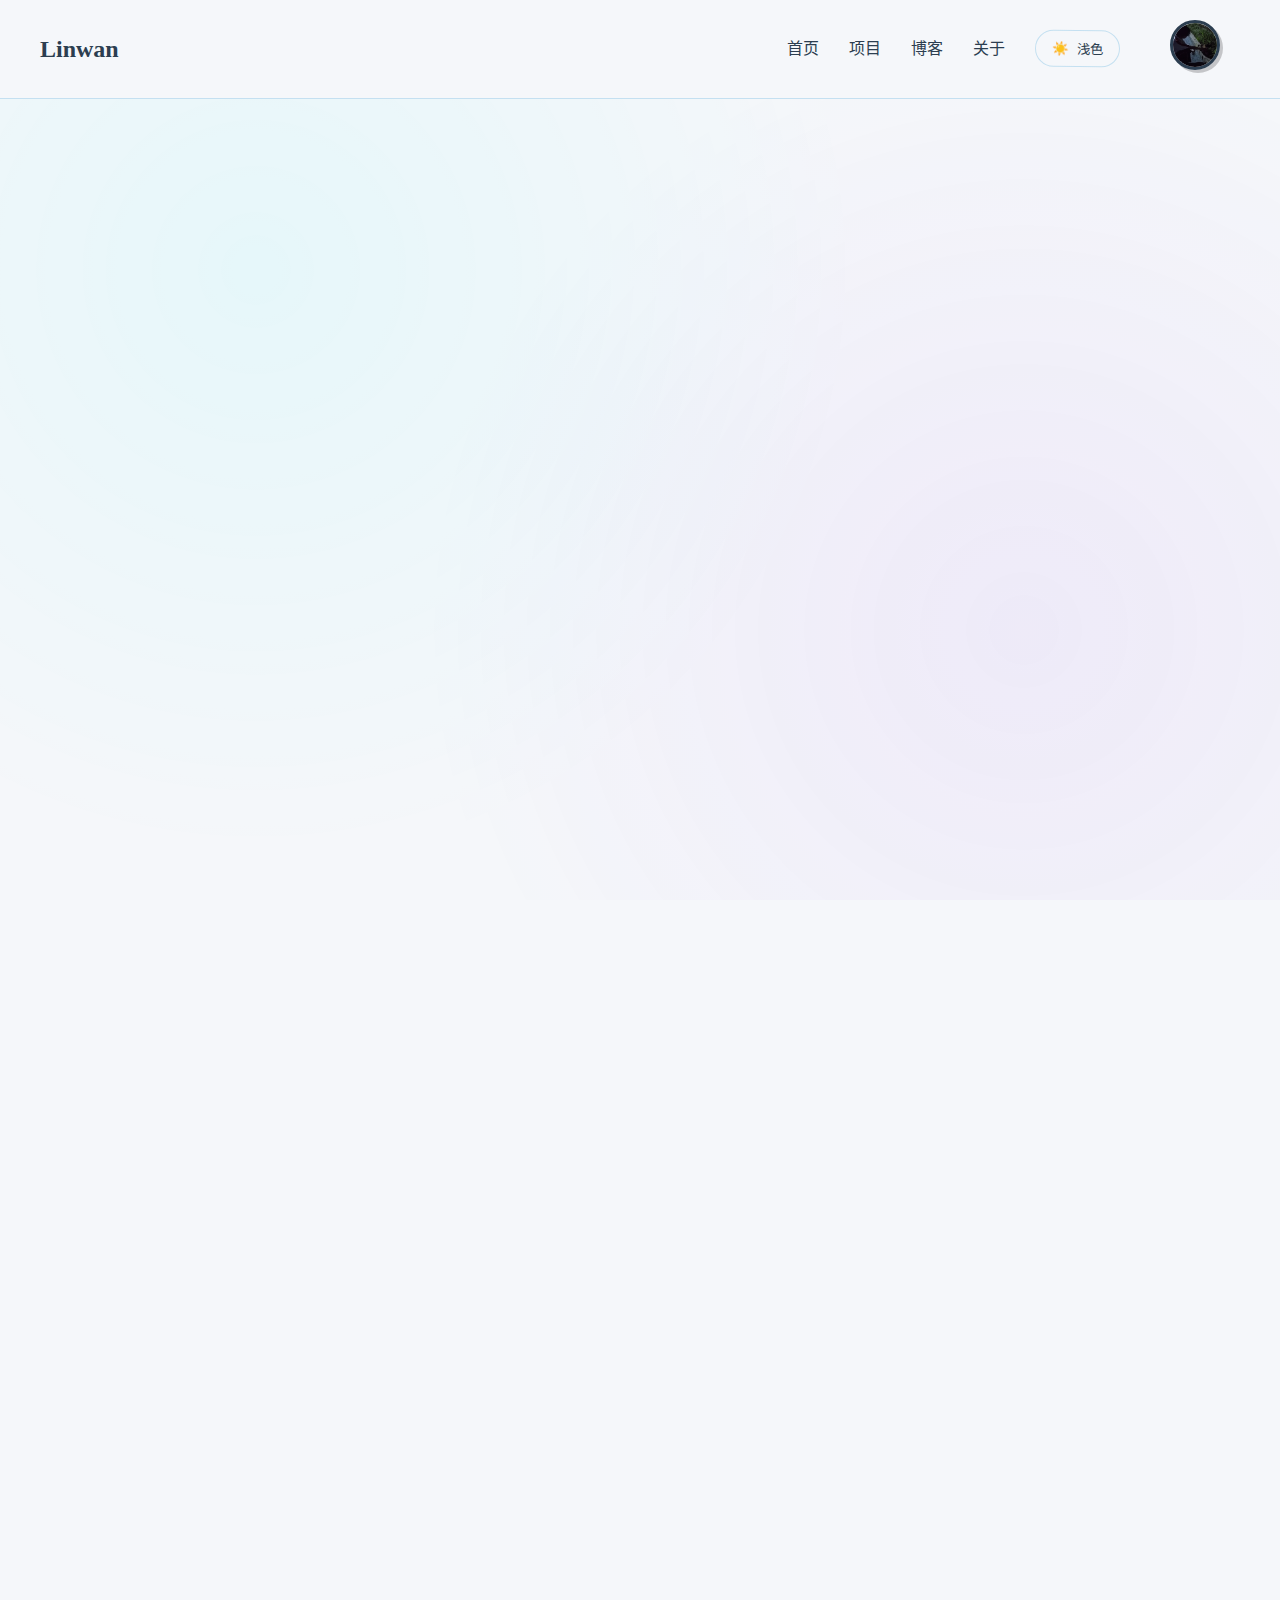
<file: blog/index.html>
<!DOCTYPE html>
<html lang="zh-CN">
<head>
    <meta charset="UTF-8">
    <meta name="viewport" content="width=device-width, initial-scale=1.0">
    <title>Linwan's Blog</title>
    <meta http-equiv="refresh" content="0; url=pages/index.html">
    <style>
        * {
            margin: 0;
            padding: 0;
            box-sizing: border-box;
        }

        body {
            font-family: "Helvetica Neue", Helvetica, Arial, "PingFang SC", "Hiragino Sans GB", "Microsoft YaHei", sans-serif;
            background: linear-gradient(135deg, #667eea 0%, #764ba2 100%);
            height: 100vh;
            display: flex;
            justify-content: center;
            align-items: center;
            color: white;
        }

        .loading {
            text-align: center;
        }

        .loading h1 {
            font-size: 2rem;
            margin-bottom: 1rem;
        }

        .loading p {
            font-size: 1rem;
            opacity: 0.9;
        }

        .spinner {
            width: 50px;
            height: 50px;
            border: 3px solid rgba(255, 255, 255, 0.3);
            border-top-color: white;
            border-radius: 50%;
            margin: 20px auto;
            animation: spin 1s linear infinite;
        }

        @keyframes spin {
            to { transform: rotate(360deg); }
        }

        .manual-link {
            margin-top: 20px;
        }

        .manual-link a {
            color: white;
            text-decoration: underline;
            opacity: 0.8;
        }

        .manual-link a:hover {
            opacity: 1;
        }
    </style>
</head>
<body>
    <div class="loading">
        <h1>欢迎来到 Linwan's Blog</h1>
        <div class="spinner"></div>
        <p>正在跳转到首页...</p>
        <div class="manual-link">
            <p>如果没有自动跳转，请<a href="pages/index.html">点击这里</a></p>
        </div>
    </div>
</body>
</html>
</file>
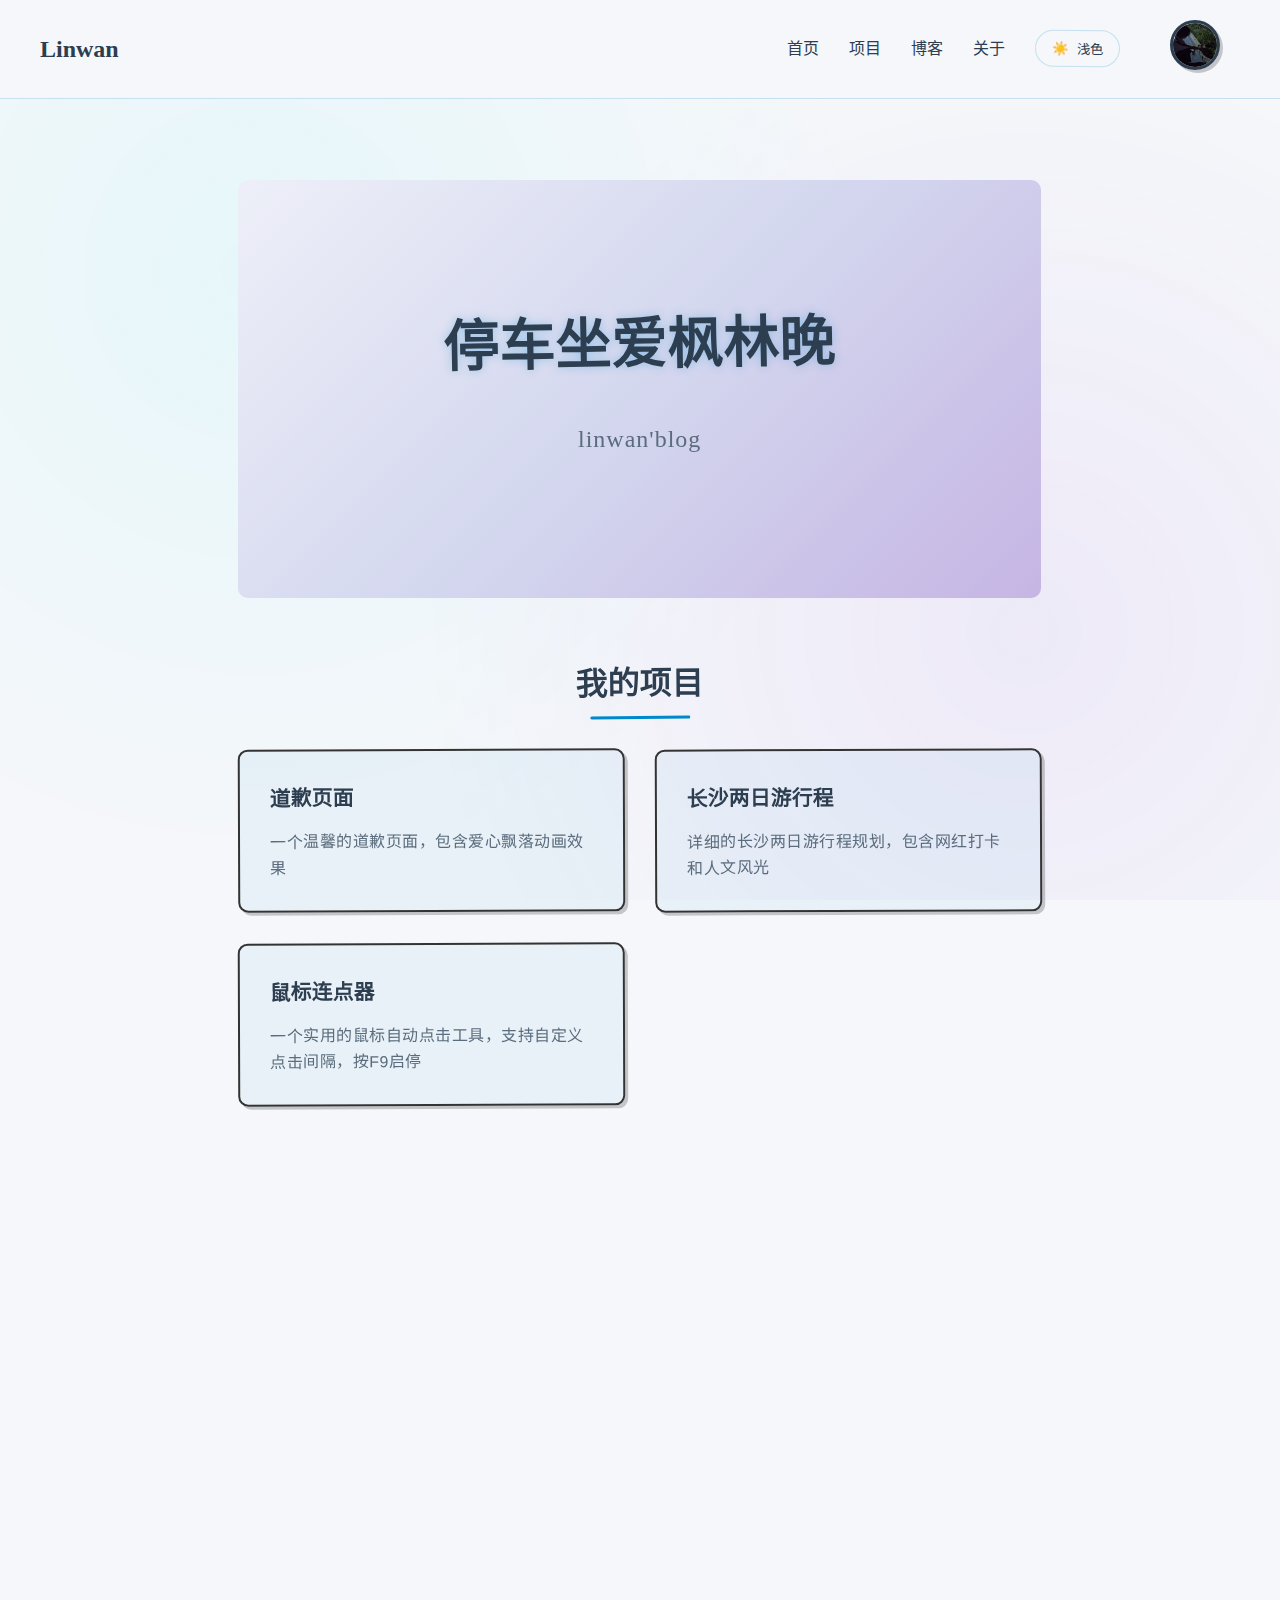
<file: blog/pages/index.html>
<!DOCTYPE html>
<html lang="zh-CN">
<head>
    <meta charset="UTF-8">
    <meta name="viewport" content="width=device-width, initial-scale=1.0">
    <title>个人首页</title>
    <!-- 预加载关键资源 -->
    <link rel="preload" href="../assets/css/styles.css" as="style">
    <link rel="preload" href="../assets/images/头像.png" as="image">
    <!-- 引入外部CSS文件 -->
    <link rel="stylesheet" href="../assets/css/styles.css">
    <!-- 异步加载Font Awesome图标 -->
    <link rel="stylesheet" href="https://cdn.jsdelivr.net/npm/font-awesome@4.7.0/css/font-awesome.min.css" media="print" onload="this.media='all'">
</head>
<body>
    <!-- 顶部导航栏 -->
    <nav class="navbar">
        <div class="nav-brand">Linwan</div>
        <button class="hamburger" id="hamburger" aria-label="切换菜单">
            <span></span>
            <span></span>
            <span></span>
        </button>
        <div class="nav-links" id="navLinks">
            <a href="#home">首页</a>
            <a href="#projects">项目</a>
            <a href="#blog">博客</a>
            <a href="#about">关于</a>
            <button class="theme-toggle" id="themeToggle">
                <span class="icon">🌙</span>
                <span class="text">深色</span>
            </button>
            <a href="profile.html" title="进入个人主页">
                <img src="../assets/images/头像.png" alt="个人头像" class="avatar">
            </a>
        </div>
    </nav>

    <!-- 科技风背景板 -->
    <div class="tech-background"></div>

    <div class="container">
        <!-- 座右铭模块 -->
        <div class="motto fade-in delay-1">
            <h1>停车坐爱枫林晚</h1>
            <p>linwan'blog</p>
        </div>

        <!-- 项目链接模块 -->
        <div class="projects fade-in delay-3">
            <h2>我的项目</h2>
            <div class="project-list">
                <div class="project-item">
                    <a href="原谅我.html">道歉页面</a>
                    <p>一个温馨的道歉页面，包含爱心飘落动画效果</p>
                </div>
                <div class="project-item">
                    <a href="长沙两天行程规划（最终版）.html">长沙两日游行程</a>
                    <p>详细的长沙两日游行程规划，包含网红打卡和人文风光</p>
                </div>
                <div class="project-item">
                    <a href="../apps/鼠标连点器/鼠标连点器.exe" download>鼠标连点器</a>
                    <p>一个实用的鼠标自动点击工具，支持自定义点击间隔，按F9启停</p>
                </div>
            </div>
        </div>

        <!-- 博客模块 -->
        <div class="blog fade-in delay-3">
            <h2>最新博客</h2>
            <div class="blog-list">
            </div>
        </div>

        <!-- 联系方式模块 -->
        <div class="contact fade-in delay-4">
            <h2>联系我</h2>
            <div class="contact-list">
                <a href="mailto:1793004324@qq.com" class="contact-item">
                    <i class="fa fa-envelope-o"></i>
                    <span>1793004324@qq.com</span>
                </a>
                <a href="https://github.com/linwanwanwa" target="_blank" class="contact-item">
                    <i class="fa fa-github"></i>
                    <span>GitHub</span>
                </a>
                <a href="https://weibo.com/your-name" target="_blank" class="contact-item">
                    <i class="fa fa-weibo"></i>
                    <span>微博</span>
                </a>
                <a href="tel:15327412390" class="contact-item">
                    <i class="fa fa-phone"></i>
                    <span>15327412390</span>
                </a>
            </div>
        </div>

        <!-- 页脚 -->
        <div class="footer fade-in delay-4">
            <p>© 2024 linwan. All rights reserved.</p>
        </div>
    </div>

    <!-- 日夜切换和滚动动画脚本 -->
    <script>
        // 汉堡菜单功能
        const hamburger = document.getElementById('hamburger');
        const navLinks = document.getElementById('navLinks');

        hamburger.addEventListener('click', () => {
            navLinks.classList.toggle('active');
        });

        // 点击导航链接后关闭菜单
        document.querySelectorAll('.nav-links a').forEach(link => {
            link.addEventListener('click', () => {
                navLinks.classList.remove('active');
            });
        });

        // 点击页面其他区域关闭菜单
        document.addEventListener('click', (e) => {
            if (!hamburger.contains(e.target) && !navLinks.contains(e.target)) {
                navLinks.classList.remove('active');
            }
        });

        // 日夜切换功能
        const themeToggle = document.getElementById('themeToggle');
        const themeIcon = themeToggle.querySelector('.icon');
        const themeText = themeToggle.querySelector('.text');

        // 检查本地存储的主题设置
        const savedTheme = localStorage.getItem('theme');
        
        // 自动检测系统主题偏好
        const prefersDarkScheme = window.matchMedia('(prefers-color-scheme: dark)');

        // 设置主题函数
        function setTheme(theme) {
            document.documentElement.setAttribute('data-theme', theme);
            localStorage.setItem('theme', theme);
            
            if (theme === 'light') {
                themeIcon.textContent = '☀️';
                themeText.textContent = '浅色';
            } else {
                themeIcon.textContent = '🌙';
                themeText.textContent = '深色';
            }
        }

        // 初始化主题
        function initTheme() {
            if (savedTheme) {
                setTheme(savedTheme);
            } else if (prefersDarkScheme.matches) {
                setTheme('dark');
            } else {
                setTheme('light');
            }
        }

        // 监听主题切换按钮点击
        themeToggle.addEventListener('click', () => {
            const currentTheme = document.documentElement.getAttribute('data-theme');
            const newTheme = currentTheme === 'light' ? 'dark' : 'light';
            setTheme(newTheme);
        });

        // 监听系统主题变化
        prefersDarkScheme.addEventListener('change', (e) => {
            if (!localStorage.getItem('theme')) {
                setTheme(e.matches ? 'dark' : 'light');
            }
        });

        // 初始化主题
        initTheme();

        // 使用Intersection Observer API优化滚动动画性能
        const observerOptions = {
            root: null,
            rootMargin: '0px',
            threshold: 0.1
        };

        const observer = new IntersectionObserver((entries) => {
            entries.forEach(entry => {
                if (entry.isIntersecting) {
                    entry.target.style.opacity = '1';
                    entry.target.style.transform = 'translateY(0)';
                    observer.unobserve(entry.target);
                }
            });
        }, observerOptions);

        // 为所有fade-in元素添加观察器
        document.querySelectorAll('.fade-in').forEach(element => {
            observer.observe(element);
        });
    </script>
</body>
</html>
</file>
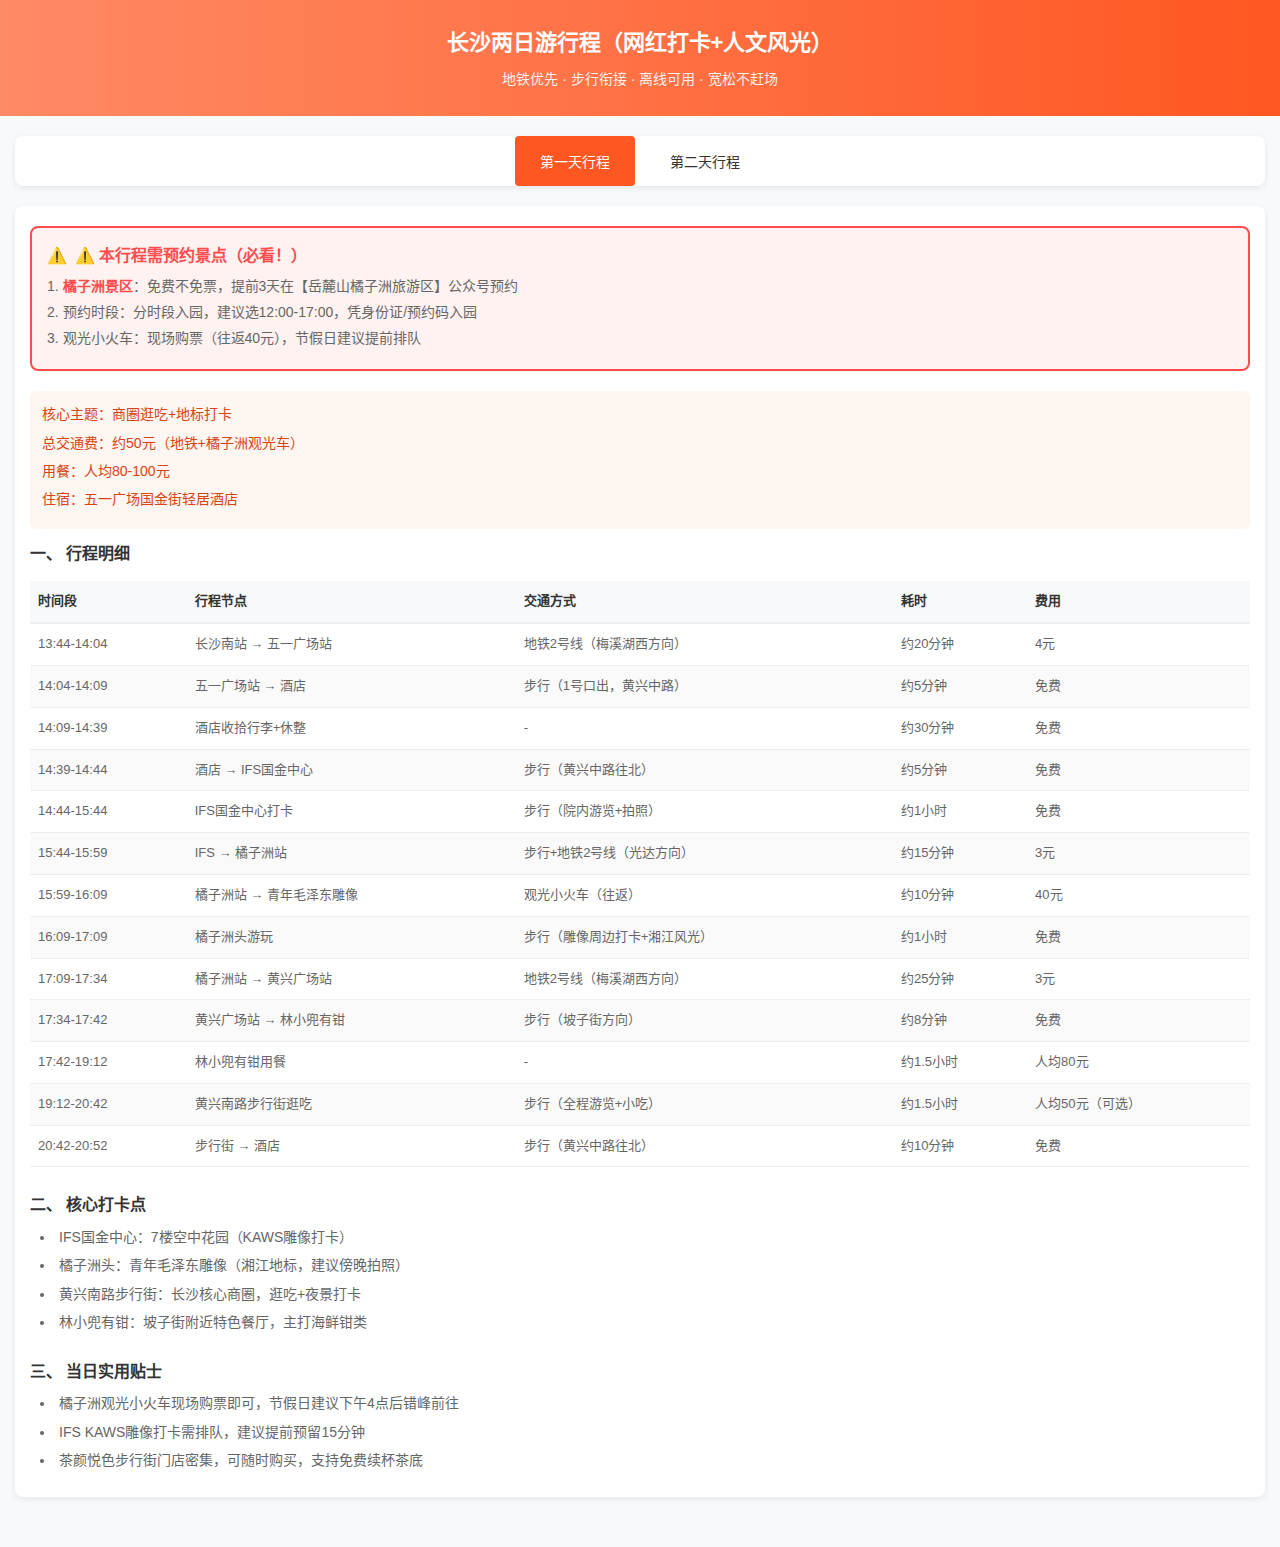
<file: changsha-trap.html>
<!DOCTYPE html>
<html lang="zh-CN">
<head>
    <meta charset="UTF-8">
    <meta name="viewport" content="width=device-width, initial-scale=1.0, user-scalable=no">
    <title>长沙两日游行程（单文件切换版）</title>
    <style>
        * {
            margin: 0;
            padding: 0;
            box-sizing: border-box;
            font-family: "PingFang SC", "Microsoft YaHei", sans-serif;
        }

        body {
            background-color: #f8f9fa;
            padding-bottom: 30px;
            line-height: 1.6;
        }

        /* 头部样式 */
        .header {
            background: linear-gradient(90deg, #ff8a65, #ff5722);
            color: #fff;
            padding: 25px 15px;
            text-align: center;
            margin-bottom: 20px;
        }

        .header h1 {
            font-size: 22px;
            margin-bottom: 8px;
        }

        .header p {
            font-size: 14px;
            opacity: 0.9;
        }

        /* 菜单栏样式（核心切换入口） */
        .menu-bar {
            background-color: #fff;
            border-radius: 8px;
            box-shadow: 0 2px 6px rgba(0,0,0,0.08);
            margin: 0 15px 20px;
            overflow: hidden;
        }

        .menu-list {
            display: flex;
            justify-content: center;
            gap: 10px;
            padding: 0 10px;
        }

        .menu-item {
            padding: 15px 25px;
            text-align: center;
            color: #333;
            text-decoration: none;
            font-size: 14px;
            font-weight: 500;
            border: none;
            background: transparent;
            cursor: pointer;
            border-radius: 4px;
            transition: all 0.3s ease;
        }

        .menu-item.active {
            color: #fff;
            background-color: #ff5722;
        }

        .menu-item:hover:not(.active) {
            background-color: #fef6f0;
            color: #ff5722;
        }

        /* 【醒目预约提醒卡片】核心高亮样式 */
        .reserve-alert {
            background-color: #fff2f0;
            border: 2px solid #ff4d4f;
            border-radius: 8px;
            padding: 15px;
            margin-bottom: 20px;
        }

        .reserve-alert h3 {
            color: #ff4d4f;
            font-size: 16px;
            margin-bottom: 8px;
            display: flex;
            align-items: center;
        }

        .reserve-alert h3::before {
            content: "⚠️";
            margin-right: 8px;
        }

        .reserve-alert p {
            color: #666;
            font-size: 14px;
            line-height: 1.5;
            margin-bottom: 5px;
        }

        .reserve-alert span {
            color: #ff4d4f;
            font-weight: 600;
        }

        /* 行程板块样式（核心：默认隐藏，仅激活的显示） */
        .trip-section {
            display: none; /* 所有行程板块默认隐藏 */
            background-color: #fff;
            border-radius: 8px;
            box-shadow: 0 2px 6px rgba(0,0,0,0.08);
            margin: 0 15px 20px;
            padding: 20px 15px;
        }

        .trip-section.active {
            display: block; /* 激活的板块显示 */
        }

        /* 通用子板块样式 */
        .sub-section {
            margin-bottom: 25px;
        }

        .sub-section:last-child {
            margin-bottom: 0;
        }

        .sub-section h2 {
            font-size: 18px;
            color: #ff5722;
            margin-bottom: 15px;
            padding-bottom: 8px;
            border-bottom: 1px solid #f5f5f5;
        }

        .sub-section h3 {
            font-size: 16px;
            color: #333;
            margin: 12px 0 8px;
        }

        .sub-section p, .sub-section li {
            font-size: 14px;
            color: #666;
            margin-bottom: 6px;
        }

        .sub-section ul {
            list-style-position: inside;
            margin-left: 10px;
        }

        /* 表格样式 */
        .table-wrap {
            width: 100%;
            overflow-x: auto;
            margin: 15px 0;
        }

        .trip-table {
            width: 100%;
            min-width: 600px;
            border-collapse: collapse;
            font-size: 13px;
        }

        .trip-table th {
            background-color: #f8f9fa;
            color: #333;
            font-weight: 600;
            padding: 10px 8px;
            text-align: left;
            border-bottom: 2px solid #eee;
        }

        .trip-table td {
            color: #666;
            padding: 10px 8px;
            border-bottom: 1px solid #eee;
        }

        .trip-table tr:nth-child(even) {
            background-color: #fafafa;
        }

        .highlight {
            color: #ff5722;
            font-weight: 500;
        }

        /* 行程总览卡片 */
        .overview-card {
            background-color: #fef6f0;
            border-radius: 6px;
            padding: 12px;
            margin: 10px 0;
        }

        .overview-card p {
            color: #d84315 !important;
        }
    </style>
</head>
<body>
    <!-- 头部 -->
    <div class="header">
        <h1>长沙两日游行程（网红打卡+人文风光）</h1>
        <p>地铁优先 · 步行衔接 · 离线可用 · 宽松不赶场</p>
    </div>

    <!-- 核心切换菜单栏 -->
    <div class="menu-bar">
        <div class="menu-list">
            <button class="menu-item active" data-target="day1-section">第一天行程</button>
            <button class="menu-item" data-target="day2-section">第二天行程</button>
        </div>
    </div>

    <!-- 第一天行程板块（默认激活显示） -->
    <div id="day1-section" class="trip-section active">
        <!-- 【醒目预约提醒】放在板块最顶部 -->
        <div class="reserve-alert">
            <h3>⚠️ 本行程需预约景点（必看！）</h3>
            <p>1. <span>橘子洲景区</span>：免费不免票，提前3天在【岳麓山橘子洲旅游区】公众号预约</p>
            <p>2. 预约时段：分时段入园，建议选12:00-17:00，凭身份证/预约码入园</p>
            <p>3. 观光小火车：现场购票（往返40元），节假日建议提前排队</p>
        </div>

        <div class="sub-section">
            <div class="overview-card">
                <p>核心主题：商圈逛吃+地标打卡</p>
                <p>总交通费：约50元（地铁+橘子洲观光车）</p>
                <p>用餐：人均80-100元</p>
                <p>住宿：五一广场国金街轻居酒店</p>
            </div>

            <h3>一、 行程明细</h3>
            <div class="table-wrap">
                <table class="trip-table">
                    <thead>
                        <tr>
                            <th>时间段</th>
                            <th>行程节点</th>
                            <th>交通方式</th>
                            <th>耗时</th>
                            <th>费用</th>
                        </tr>
                    </thead>
                    <tbody>
                        <tr>
                            <td>13:44-14:04</td>
                            <td>长沙南站 → 五一广场站</td>
                            <td>地铁2号线（梅溪湖西方向）</td>
                            <td class="highlight">约20分钟</td>
                            <td class="highlight">4元</td>
                        </tr>
                        <tr>
                            <td>14:04-14:09</td>
                            <td>五一广场站 → 酒店</td>
                            <td>步行（1号口出，黄兴中路）</td>
                            <td class="highlight">约5分钟</td>
                            <td class="highlight">免费</td>
                        </tr>
                        <tr>
                            <td>14:09-14:39</td>
                            <td>酒店收拾行李+休整</td>
                            <td>-</td>
                            <td class="highlight">约30分钟</td>
                            <td class="highlight">免费</td>
                        </tr>
                        <tr>
                            <td>14:39-14:44</td>
                            <td>酒店 → IFS国金中心</td>
                            <td>步行（黄兴中路往北）</td>
                            <td class="highlight">约5分钟</td>
                            <td class="highlight">免费</td>
                        </tr>
                        <tr>
                            <td>14:44-15:44</td>
                            <td>IFS国金中心打卡</td>
                            <td>步行（院内游览+拍照）</td>
                            <td class="highlight">约1小时</td>
                            <td class="highlight">免费</td>
                        </tr>
                        <tr>
                            <td>15:44-15:59</td>
                            <td>IFS → 橘子洲站</td>
                            <td>步行+地铁2号线（光达方向）</td>
                            <td class="highlight">约15分钟</td>
                            <td class="highlight">3元</td>
                        </tr>
                        <tr>
                            <td>15:59-16:09</td>
                            <td>橘子洲站 → 青年毛泽东雕像</td>
                            <td>观光小火车（往返）</td>
                            <td class="highlight">约10分钟</td>
                            <td class="highlight">40元</td>
                        </tr>
                        <tr>
                            <td>16:09-17:09</td>
                            <td>橘子洲头游玩</td>
                            <td>步行（雕像周边打卡+湘江风光）</td>
                            <td class="highlight">约1小时</td>
                            <td class="highlight">免费</td>
                        </tr>
                        <tr>
                            <td>17:09-17:34</td>
                            <td>橘子洲站 → 黄兴广场站</td>
                            <td>地铁2号线（梅溪湖西方向）</td>
                            <td class="highlight">约25分钟</td>
                            <td class="highlight">3元</td>
                        </tr>
                        <tr>
                            <td>17:34-17:42</td>
                            <td>黄兴广场站 → 林小兜有钳</td>
                            <td>步行（坡子街方向）</td>
                            <td class="highlight">约8分钟</td>
                            <td class="highlight">免费</td>
                        </tr>
                        <tr>
                            <td>17:42-19:12</td>
                            <td>林小兜有钳用餐</td>
                            <td>-</td>
                            <td class="highlight">约1.5小时</td>
                            <td class="highlight">人均80元</td>
                        </tr>
                        <tr>
                            <td>19:12-20:42</td>
                            <td>黄兴南路步行街逛吃</td>
                            <td>步行（全程游览+小吃）</td>
                            <td class="highlight">约1.5小时</td>
                            <td class="highlight">人均50元（可选）</td>
                        </tr>
                        <tr>
                            <td>20:42-20:52</td>
                            <td>步行街 → 酒店</td>
                            <td>步行（黄兴中路往北）</td>
                            <td class="highlight">约10分钟</td>
                            <td class="highlight">免费</td>
                        </tr>
                    </tbody>
                </table>
            </div>
        </div>

        <div class="sub-section">
            <h3>二、 核心打卡点</h3>
            <ul>
                <li>IFS国金中心：7楼空中花园（KAWS雕像打卡）</li>
                <li>橘子洲头：青年毛泽东雕像（湘江地标，建议傍晚拍照）</li>
                <li>黄兴南路步行街：长沙核心商圈，逛吃+夜景打卡</li>
                <li>林小兜有钳：坡子街附近特色餐厅，主打海鲜钳类</li>
            </ul>
        </div>

        <div class="sub-section">
            <h3>三、 当日实用贴士</h3>
            <ul>
                <li>橘子洲观光小火车现场购票即可，节假日建议下午4点后错峰前往</li>
                <li>IFS KAWS雕像打卡需排队，建议提前预留15分钟</li>
                <li>茶颜悦色步行街门店密集，可随时购买，支持免费续杯茶底</li>
            </ul>
        </div>
    </div>

    <!-- 第二天行程板块（默认隐藏） -->
    <div id="day2-section" class="trip-section">
        <!-- 【醒目预约提醒】放在板块最顶部 -->
        <div class="reserve-alert">
            <h3>⚠️ 本行程需预约景点（必看！）</h3>
            <p>1. <span>岳麓山景区</span>：免费不免票，提前3天在【岳麓山橘子洲旅游区】公众号预约</p>
            <p>2. <span>岳麓书院</span>：收费景点（40元/人），需单独在【岳麓书院】公众号预约购票</p>
            <p>3. 关键提醒：岳麓书院学生半价，老人免费，9点前到避开人流高峰</p>
        </div>

        <div class="sub-section">
            <div class="overview-card">
                <p>核心主题：岳麓山文化风光+老长沙网红/特色打卡</p>
                <p>总交通费：约25元（地铁+岳麓山观光车）</p>
                <p>用餐：人均80-100元（湖南大学小吃+火宫殿特色小吃）</p>
                <p>游玩时长：约9小时（上午9点出发，自由活动结束后返程）</p>
            </div>

            <h3>一、 行程明细</h3>
            <div class="table-wrap">
                <table class="trip-table">
                    <thead>
                        <tr>
                            <th>时间段</th>
                            <th>行程节点</th>
                            <th>交通方式</th>
                            <th>耗时</th>
                            <th>费用</th>
                        </tr>
                    </thead>
                    <tbody>
                        <tr>
                            <td>08:30-09:00</td>
                            <td>酒店 → 早餐店（太平街附近）</td>
                            <td>步行（黄兴中路往南，约6分钟）</td>
                            <td class="highlight">约30分钟（含用餐）</td>
                            <td class="highlight">人均10元</td>
                        </tr>
                        <tr>
                            <td>09:00-09:25</td>
                            <td>太平街 → 溁湾镇站（岳麓山入口）</td>
                            <td>地铁2号线（梅溪湖西方向）</td>
                            <td class="highlight">约25分钟</td>
                            <td class="highlight">3元</td>
                        </tr>
                        <tr>
                            <td>09:25-09:40</td>
                            <td>溁湾镇站 → 岳麓山东门（观光车起点）</td>
                            <td>步行（3号口出，往南约15分钟）</td>
                            <td class="highlight">约15分钟</td>
                            <td class="highlight">免费</td>
                        </tr>
                        <tr>
                            <td>09:40-10:00</td>
                            <td>岳麓山东门 → 岳麓书院/爱晚亭</td>
                            <td>岳麓山观光车（东线，单程）</td>
                            <td class="highlight">约20分钟</td>
                            <td class="highlight">20元</td>
                        </tr>
                        <tr>
                            <td>10:00-11:30</td>
                            <td>岳麓书院游玩（人文打卡）</td>
                            <td>步行（院内游览）</td>
                            <td class="highlight">约1.5小时</td>
                            <td class="highlight">40元（学生半价）</td>
                        </tr>
                        <tr>
                            <td>11:30-12:00</td>
                            <td>岳麓书院 → 爱晚亭</td>
                            <td>步行（书院后门林间小道）</td>
                            <td class="highlight">约30分钟</td>
                            <td class="highlight">免费</td>
                        </tr>
                        <tr>
                            <td>12:00-12:30</td>
                            <td>爱晚亭 → 湖南大学小吃街</td>
                            <td>步行（下山往南，约30分钟）</td>
                            <td class="highlight">约30分钟</td>
                            <td class="highlight">免费</td>
                        </tr>
                        <tr>
                            <td>12:30-14:00</td>
                            <td>湖南大学小吃街用餐+打卡</td>
                            <td>步行（逛吃+东方红广场打卡）</td>
                            <td class="highlight">约1.5小时</td>
                            <td class="highlight">人均60-80元</td>
                        </tr>
                        <tr>
                            <td>14:00-15:30</td>
                            <td>湖南大学 → 岳麓山南大门（风光打卡）</td>
                            <td>步行（登高路往南，老建筑打卡）</td>
                            <td class="highlight">约1.5小时</td>
                            <td class="highlight">免费</td>
                        </tr>
                        <tr>
                            <td>15:30-16:10</td>
                            <td>岳麓山南大门 → 潮宗街（复古电视网红墙）</td>
                            <td>打车（直达湘院子门口）</td>
                            <td class="highlight">约40分钟</td>
                            <td class="highlight">20元（人均5-10元）</td>
                        </tr>
                        <tr>
                            <td>16:10-16:30</td>
                            <td>潮宗街复古电视网红墙打卡</td>
                            <td>步行（湘院子门口拍照+逛潮宗街）</td>
                            <td class="highlight">约20分钟</td>
                            <td class="highlight">免费</td>
                        </tr>
                        <tr>
                            <td>16:30-16:50</td>
                            <td>潮宗街 → 太平街</td>
                            <td>步行（穿五一广场，约20分钟）</td>
                            <td class="highlight">约20分钟</td>
                            <td class="highlight">免费</td>
                        </tr>
                        <tr>
                            <td>16:50-17:20</td>
                            <td>太平街 → 坡子街「火宫殿」打卡+小吃</td>
                            <td>步行（太平街南端往西南，约5分钟）</td>
                            <td class="highlight">约30分钟（含打卡+尝小吃）</td>
                            <td class="highlight">人均20-30元</td>
                        </tr>
                        <tr>
                            <td>17:20-17:30</td>
                            <td>火宫殿 → 坡子街派出所打卡</td>
                            <td>步行（火后街方向，约5分钟）</td>
                            <td class="highlight">约10分钟（打卡拍照）</td>
                            <td class="highlight">免费</td>
                        </tr>
                        <tr>
                            <td>17:30-结束</td>
                            <td>坡子街/太平街逛吃+伴手礼采购+自由活动</td>
                            <td>步行（全程游览，灵活延长）</td>
                            <td class="highlight">时间灵活可控</td>
                            <td class="highlight">人均100元（可选）</td>
                        </tr>
                        <tr>
                            <td>自由活动后-返程</td>
                            <td>坡子街/太平街 → 酒店</td>
                            <td>步行（往北约10-15分钟）</td>
                            <td class="highlight">约15分钟</td>
                            <td class="highlight">免费</td>
                        </tr>
                    </tbody>
                </table>
            </div>
        </div>

        <div class="sub-section">
            <h3>二、 重点打卡点细节</h3>
            <ul>
                <li>潮宗街复古电视网红墙：开福区潮宗街湘院子门口，下午4点光线柔和出片，可顺带逛周边复古咖啡馆。</li>
                <li>坡子街火宫殿：天心区坡子街，单点糖油粑粑、臭豆腐即可，门口牌坊为经典打卡点，无需吃正餐。</li>
                <li>坡子街派出所：天心区火后街14号，距火宫殿步行5分钟，文明打卡不影响办公，快速拍照留念即可。</li>
                <li>岳麓书院：提前1天预约，中国古代四大书院之一，院内古建和碑刻极具人文价值。</li>
            </ul>
        </div>

        <div class="sub-section">
            <h3>三、 自由活动推荐方向</h3>
            <ul>
                <li>逛吃延长：从坡子街步行至超级文和友（海信广场店）拍复古大片，车程约10分钟。</li>
                <li>伴手礼采购：太平街买茶颜悦色周边、坡子街买真空酱板鸭，性价比高且品类全。</li>
                <li>休闲返程：直接从坡子街步行回酒店，缓解爬山+步行疲劳。</li>
                <li>小众打卡：从太平街步行至贾谊故居，感受老长沙历史底蕴，步行约5分钟，免费参观。</li>
            </ul>
        </div>

        <div class="sub-section">
            <h3>四、 当日实用贴士</h3>
            <ul>
                <li>岳麓书院需提前1天在「岳麓山橘子洲旅游区」公众号预约，节假日限流建议9点前到。</li>
                <li>岳麓山南大门至潮宗街建议用网约车，高峰期预留5分钟缓冲时间。</li>
                <li>网红墙和派出所打卡时，文明拍照，不影响商家和办公秩序。</li>
                <li>爬山建议穿舒适运动鞋，提前准备便携水杯和少量零食。</li>
            </ul>
        </div>
    </div>

    <!-- 切换逻辑JavaScript -->
    <script>
        // 获取所有菜单按钮和行程板块
        const menuItems = document.querySelectorAll('.menu-item');
        const tripSections = document.querySelectorAll('.trip-section');

        // 给每个菜单按钮绑定点击事件
        menuItems.forEach(item => {
            item.addEventListener('click', function() {
                // 1. 获取当前菜单对应的目标板块ID
                const targetId = this.getAttribute('data-target');

                // 2. 移除所有菜单的active类（取消高亮）
                menuItems.forEach(menu => menu.classList.remove('active'));
                // 给当前点击的菜单添加active类（高亮）
                this.classList.add('active');

                // 3. 移除所有行程板块的active类（隐藏所有）
                tripSections.forEach(section => section.classList.remove('active'));
                // 给目标板块添加active类（显示对应行程）
                document.getElementById(targetId).classList.add('active');
            });
        });
    </script>
</body>
</html>
</file>
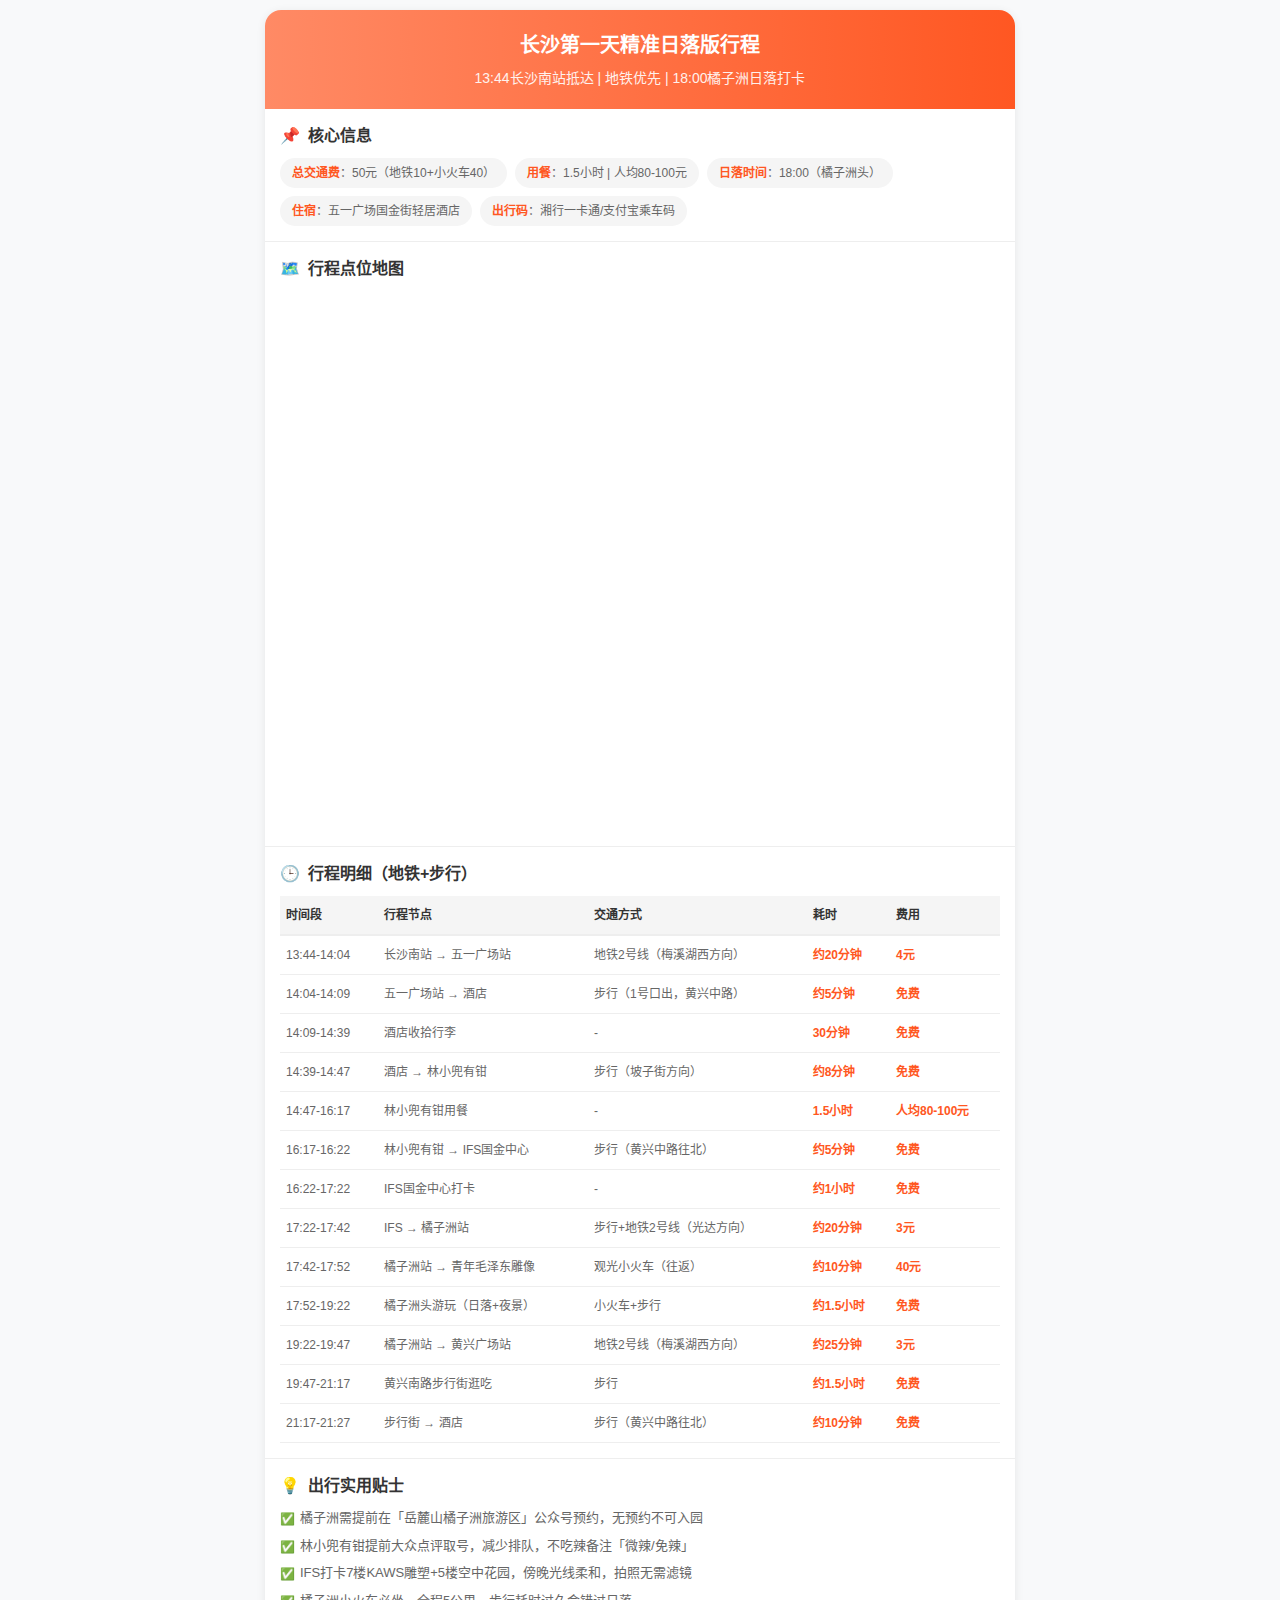
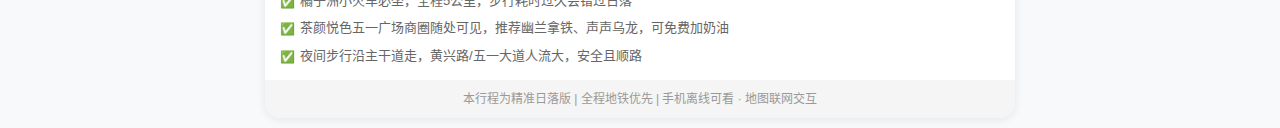
<file: day1.html>
<!DOCTYPE html>
<html lang="zh-CN">
<head>
    <meta charset="UTF-8">
    <meta name="viewport" content="width=device-width, initial-scale=1.0, user-scalable=no">
    <title>长沙第一天行程 - 精准日落版（地铁优先）</title>
    <style>
        * {
            margin: 0;
            padding: 0;
            box-sizing: border-box;
            font-family: "PingFang SC", "Microsoft YaHei", sans-serif;
        }
        body {
            background-color: #f8f9fa;
            padding: 10px;
            line-height: 1.5;
        }
        .container {
            max-width: 750px;
            margin: 0 auto;
            background: #fff;
            border-radius: 16px;
            box-shadow: 0 2px 10px rgba(0,0,0,0.08);
            overflow: hidden;
        }
        /* 头部样式 */
        .header {
            background: linear-gradient(90deg, #ff8a65, #ff5722);
            color: #fff;
            padding: 20px 15px;
            text-align: center;
        }
        .header h1 {
            font-size: 20px;
            margin-bottom: 8px;
            font-weight: 600;
        }
        .header p {
            font-size: 14px;
            opacity: 0.9;
        }
        /* 核心信息 */
        .core-info {
            padding: 15px;
            border-bottom: 1px solid #eee;
        }
        .core-info h2 {
            font-size: 16px;
            color: #333;
            margin-bottom: 10px;
            display: flex;
            align-items: center;
        }
        .core-info h2::before {
            content: "📌";
            margin-right: 8px;
        }
        .core-info ul {
            list-style: none;
            display: flex;
            flex-wrap: wrap;
            gap: 8px;
        }
        .core-info li {
            background: #f5f5f5;
            padding: 6px 12px;
            border-radius: 20px;
            font-size: 12px;
            color: #666;
        }
        .core-info li span {
            font-weight: bold;
            color: #ff5722;
        }
        /* 地图容器 - 响应式适配 */
        .map-box {
            padding: 15px;
            border-bottom: 1px solid #eee;
        }
        .map-box h2 {
            font-size: 16px;
            color: #333;
            margin-bottom: 10px;
            display: flex;
            align-items: center;
        }
        .map-box h2::before {
            content: "🗺️";
            margin-right: 8px;
        }
        .map-container {
            position: relative;
            width: 100%;
            padding-bottom: 75%; /* 响应式长宽比，手机端适配 */
            height: 0;
            overflow: hidden;
            border-radius: 8px;
        }
        .map-container iframe {
            position: absolute;
            top: 0;
            left: 0;
            width: 100%;
            height: 100%;
            border: 0;
        }
        /* 行程表格 - 手机端可横向滑动 */
        .trip-box {
            padding: 15px;
            border-bottom: 1px solid #eee;
        }
        .trip-box h2 {
            font-size: 16px;
            color: #333;
            margin-bottom: 10px;
            display: flex;
            align-items: center;
        }
        .trip-box h2::before {
            content: "🕒";
            margin-right: 8px;
        }
        .table-wrap {
            width: 100%;
            overflow-x: auto; /* 手机端横向滑动，无横向滚动 */
            -webkit-overflow-scrolling: touch; /* 苹果手机顺滑滚动 */
        }
        .trip-table {
            width: 100%;
            min-width: 600px;
            border-collapse: collapse;
            font-size: 12px;
        }
        .trip-table th {
            background: #f5f5f5;
            color: #333;
            font-weight: 600;
            padding: 10px 6px;
            text-align: left;
            white-space: nowrap;
            border-bottom: 2px solid #eee;
        }
        .trip-table td {
            padding: 10px 6px;
            color: #666;
            border-bottom: 1px solid #eee;
            white-space: nowrap;
        }
        .trip-table .highlight {
            font-weight: bold;
            color: #ff5722;
        }
        /* 实用贴士 */
        .tips-box {
            padding: 15px;
        }
        .tips-box h2 {
            font-size: 16px;
            color: #333;
            margin-bottom: 10px;
            display: flex;
            align-items: center;
        }
        .tips-box h2::before {
            content: "💡";
            margin-right: 8px;
        }
        .tips-box ul {
            list-style: none;
            display: flex;
            flex-direction: column;
            gap: 8px;
        }
        .tips-box li {
            font-size: 13px;
            color: #666;
            padding-left: 20px;
            position: relative;
        }
        .tips-box li::before {
            content: "✅";
            position: absolute;
            left: 0;
            top: 2px;
            font-size: 12px;
        }
        /* 底部小提示 */
        .footer {
            padding: 10px 15px;
            text-align: center;
            font-size: 12px;
            color: #999;
            background: #f5f5f5;
        }
    </style>
</head>
<body>
    <div class="container">
        <!-- 头部 -->
        <div class="header">
            <h1>长沙第一天精准日落版行程</h1>
            <p>13:44长沙南站抵达 | 地铁优先 | 18:00橘子洲日落打卡</p>
        </div>

        <!-- 核心出行信息 -->
        <div class="core-info">
            <h2>核心信息</h2>
            <ul>
                <li><span>总交通费</span>：50元（地铁10+小火车40）</li>
                <li><span>用餐</span>：1.5小时 | 人均80-100元</li>
                <li><span>日落时间</span>：18:00（橘子洲头）</li>
                <li><span>住宿</span>：五一广场国金街轻居酒店</li>
                <li><span>出行码</span>：湘行一卡通/支付宝乘车码</li>
            </ul>
        </div>

        <!-- 高德地图（优化后：默认显示所有6个行程点位） -->
        <div class="map-box">
            <h2>行程点位地图</h2>
            <div class="map-container">
                <!-- 调整zoom=13，center=112.9785,28.1965，默认完整显示所有标注点 -->
                <iframe src="https://amap.com/embed?zoom=13&center=112.9785,28.1965&markers=112.996881,28.198818,长沙南站;112.983428,28.200329,五一广场国金街轻居酒店;112.980966,28.197967,林小兜有钳;112.985288,28.202199,IFS国金中心;112.965238,28.192058,橘子洲头;112.980122,28.199269,黄兴南路步行街" allowfullscreen></iframe>
            </div>
        </div>

        <!-- 行程时间轴表格 -->
        <div class="trip-box">
            <h2>行程明细（地铁+步行）</h2>
            <div class="table-wrap">
                <table class="trip-table">
                    <thead>
                        <tr>
                            <th>时间段</th>
                            <th>行程节点</th>
                            <th>交通方式</th>
                            <th>耗时</th>
                            <th>费用</th>
                        </tr>
                    </thead>
                    <tbody>
                        <tr>
                            <td>13:44-14:04</td>
                            <td>长沙南站 → 五一广场站</td>
                            <td>地铁2号线（梅溪湖西方向）</td>
                            <td class="highlight">约20分钟</td>
                            <td class="highlight">4元</td>
                        </tr>
                        <tr>
                            <td>14:04-14:09</td>
                            <td>五一广场站 → 酒店</td>
                            <td>步行（1号口出，黄兴中路）</td>
                            <td class="highlight">约5分钟</td>
                            <td class="highlight">免费</td>
                        </tr>
                        <tr>
                            <td>14:09-14:39</td>
                            <td>酒店收拾行李</td>
                            <td>-</td>
                            <td class="highlight">30分钟</td>
                            <td class="highlight">免费</td>
                        </tr>
                        <tr>
                            <td>14:39-14:47</td>
                            <td>酒店 → 林小兜有钳</td>
                            <td>步行（坡子街方向）</td>
                            <td class="highlight">约8分钟</td>
                            <td class="highlight">免费</td>
                        </tr>
                        <tr>
                            <td>14:47-16:17</td>
                            <td>林小兜有钳用餐</td>
                            <td>-</td>
                            <td class="highlight">1.5小时</td>
                            <td class="highlight">人均80-100元</td>
                        </tr>
                        <tr>
                            <td>16:17-16:22</td>
                            <td>林小兜有钳 → IFS国金中心</td>
                            <td>步行（黄兴中路往北）</td>
                            <td class="highlight">约5分钟</td>
                            <td class="highlight">免费</td>
                        </tr>
                        <tr>
                            <td>16:22-17:22</td>
                            <td>IFS国金中心打卡</td>
                            <td>-</td>
                            <td class="highlight">约1小时</td>
                            <td class="highlight">免费</td>
                        </tr>
                        <tr>
                            <td>17:22-17:42</td>
                            <td>IFS → 橘子洲站</td>
                            <td>步行+地铁2号线（光达方向）</td>
                            <td class="highlight">约20分钟</td>
                            <td class="highlight">3元</td>
                        </tr>
                        <tr>
                            <td>17:42-17:52</td>
                            <td>橘子洲站 → 青年毛泽东雕像</td>
                            <td>观光小火车（往返）</td>
                            <td class="highlight">约10分钟</td>
                            <td class="highlight">40元</td>
                        </tr>
                        <tr>
                            <td>17:52-19:22</td>
                            <td>橘子洲头游玩（日落+夜景）</td>
                            <td>小火车+步行</td>
                            <td class="highlight">约1.5小时</td>
                            <td class="highlight">免费</td>
                        </tr>
                        <tr>
                            <td>19:22-19:47</td>
                            <td>橘子洲站 → 黄兴广场站</td>
                            <td>地铁2号线（梅溪湖西方向）</td>
                            <td class="highlight">约25分钟</td>
                            <td class="highlight">3元</td>
                        </tr>
                        <tr>
                            <td>19:47-21:17</td>
                            <td>黄兴南路步行街逛吃</td>
                            <td>步行</td>
                            <td class="highlight">约1.5小时</td>
                            <td class="highlight">免费</td>
                        </tr>
                        <tr>
                            <td>21:17-21:27</td>
                            <td>步行街 → 酒店</td>
                            <td>步行（黄兴中路往北）</td>
                            <td class="highlight">约10分钟</td>
                            <td class="highlight">免费</td>
                        </tr>
                    </tbody>
                </table>
            </div>
        </div>

        <!-- 实用贴士 -->
        <div class="tips-box">
            <h2>出行实用贴士</h2>
            <ul>
                <li>橘子洲需提前在「岳麓山橘子洲旅游区」公众号预约，无预约不可入园</li>
                <li>林小兜有钳提前大众点评取号，减少排队，不吃辣备注「微辣/免辣」</li>
                <li>IFS打卡7楼KAWS雕塑+5楼空中花园，傍晚光线柔和，拍照无需滤镜</li>
                <li>橘子洲小火车必坐，全程5公里，步行耗时过久会错过日落</li>
                <li>茶颜悦色五一广场商圈随处可见，推荐幽兰拿铁、声声乌龙，可免费加奶油</li>
                <li>夜间步行沿主干道走，黄兴路/五一大道人流大，安全且顺路</li>
            </ul>
        </div>

        <!-- 底部 -->
        <div class="footer">
            本行程为精准日落版 | 全程地铁优先 | 手机离线可看 · 地图联网交互
        </div>
    </div>
</body>
</html>
</file>
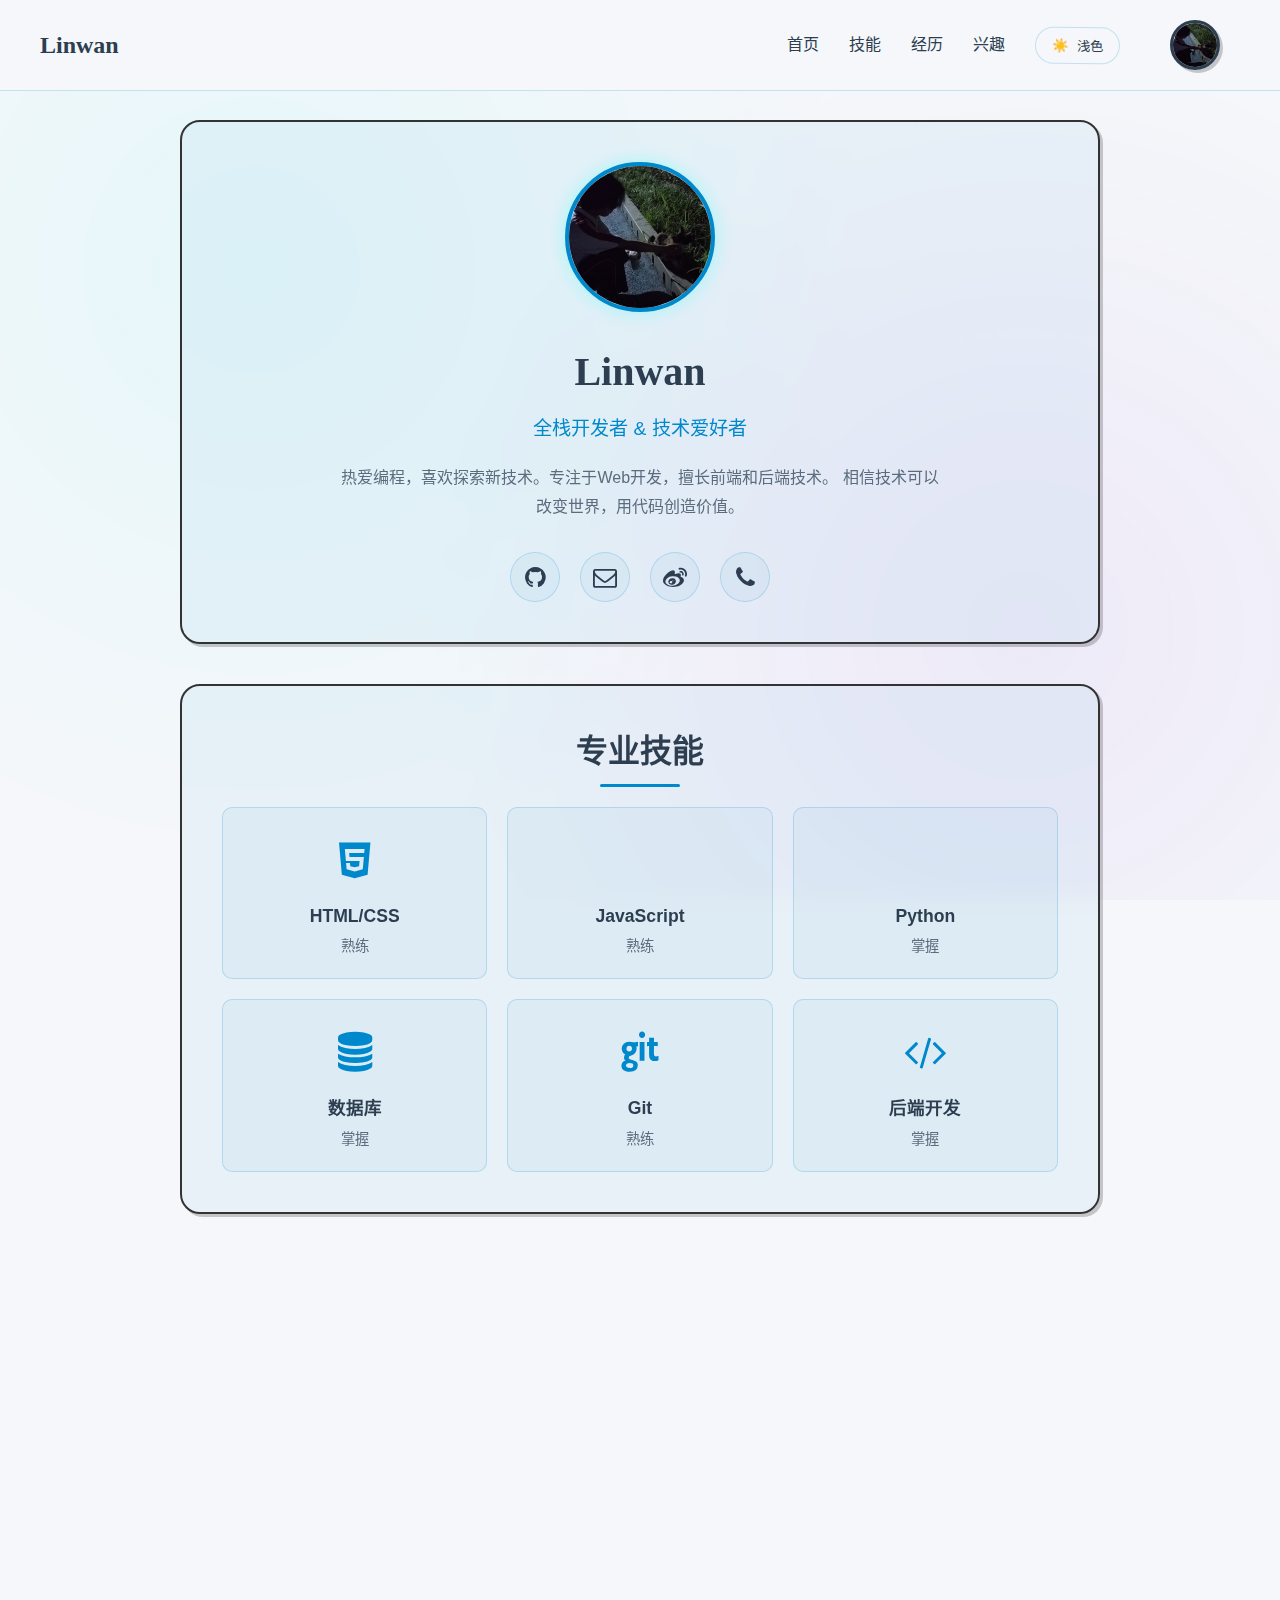
<file: blog/pages/profile.html>
<!DOCTYPE html>
<html lang="zh-CN">
<head>
    <meta charset="UTF-8">
    <meta name="viewport" content="width=device-width, initial-scale=1.0">
    <title>个人主页 - Linwan</title>
    <!-- 预加载关键资源 -->
    <link rel="preload" href="../assets/css/styles.css" as="style">
    <link rel="preload" href="../assets/images/头像.png" as="image">
    <!-- 引入外部CSS文件 -->
    <link rel="stylesheet" href="../assets/css/styles.css">
    <!-- 异步加载Font Awesome图标 -->
    <link rel="stylesheet" href="https://cdn.jsdelivr.net/npm/font-awesome@4.7.0/css/font-awesome.min.css" media="print" onload="this.media='all'">
    <style>
        /* 个人主页特有样式 */
        .profile-container {
            max-width: 1000px;
            margin: 0 auto;
            padding: 120px 40px 60px;
            position: relative;
            z-index: 1;
        }

        /* 个人信息卡片 */
        .profile-header {
            background: var(--card-bg);
            border: 1px solid var(--border-color);
            border-radius: 20px;
            padding: 40px;
            text-align: center;
            margin-bottom: 40px;
            backdrop-filter: blur(10px);
            border: var(--hand-drawn-border);
            box-shadow: var(--hand-drawn-shadow);
            transform: rotate(-0.3deg);
            transition: all 0.3s ease;
        }

        .profile-header:hover {
            transform: rotate(0.3deg) scale(1.02);
            box-shadow: 4px 4px 0 rgba(0,0,0,0.3);
        }

        .profile-avatar {
            width: 150px;
            height: 150px;
            border-radius: 50%;
            border: 4px solid var(--accent-cyan);
            box-shadow: 0 0 20px rgba(0, 255, 255, 0.3);
            margin: 0 auto 20px;
            object-fit: cover;
            transition: all 0.3s ease;
        }

        .profile-avatar:hover {
            transform: rotate(10deg) scale(1.1);
            box-shadow: 0 0 30px rgba(0, 255, 255, 0.5);
        }

        .profile-name {
            font-size: 2.5rem;
            color: var(--text-primary);
            margin-bottom: 10px;
            font-family: var(--hand-drawn-font-alt);
        }

        .profile-title {
            font-size: 1.2rem;
            color: var(--accent-cyan);
            margin-bottom: 20px;
        }

        .profile-bio {
            color: var(--text-secondary);
            line-height: 1.8;
            max-width: 600px;
            margin: 0 auto 20px;
        }

        .profile-social {
            display: flex;
            justify-content: center;
            gap: 20px;
            margin-top: 30px;
        }

        .profile-social a {
            width: 50px;
            height: 50px;
            border-radius: 50%;
            background: var(--card-bg);
            border: 1px solid var(--border-color);
            display: flex;
            align-items: center;
            justify-content: center;
            color: var(--text-primary);
            font-size: 1.5rem;
            transition: all 0.3s ease;
            text-decoration: none;
        }

        .profile-social a:hover {
            background: var(--accent-cyan);
            color: #fff;
            transform: translateY(-5px) rotate(10deg);
            box-shadow: 0 5px 15px rgba(0, 255, 255, 0.3);
        }

        /* 技能模块 */
        .skills-section {
            background: var(--card-bg);
            border: 1px solid var(--border-color);
            border-radius: 20px;
            padding: 40px;
            margin-bottom: 40px;
            backdrop-filter: blur(10px);
            border: var(--hand-drawn-border);
            box-shadow: var(--hand-drawn-shadow);
            transform: rotate(0.2deg);
            transition: all 0.3s ease;
        }

        .skills-section:hover {
            transform: rotate(-0.2deg) scale(1.01);
            box-shadow: 4px 4px 0 rgba(0,0,0,0.3);
        }

        .section-title {
            font-size: 2rem;
            color: var(--text-primary);
            margin-bottom: 30px;
            text-align: center;
            font-family: var(--hand-drawn-font);
            position: relative;
        }

        .section-title::after {
            content: '';
            position: absolute;
            bottom: -10px;
            left: 50%;
            transform: translateX(-50%);
            width: 80px;
            height: 3px;
            background: var(--accent-cyan);
            border-radius: 2px;
        }

        .skills-grid {
            display: grid;
            grid-template-columns: repeat(auto-fill, minmax(200px, 1fr));
            gap: 20px;
        }

        .skill-item {
            background: var(--card-bg);
            border: 1px solid var(--border-color);
            border-radius: 10px;
            padding: 20px;
            text-align: center;
            transition: all 0.3s ease;
            position: relative;
            overflow: hidden;
        }

        .skill-item::before {
            content: '';
            position: absolute;
            top: 0;
            left: 0;
            width: 100%;
            height: 3px;
            background: var(--accent-cyan);
            transform: scaleX(0);
            transition: transform 0.3s ease;
        }

        .skill-item:hover::before {
            transform: scaleX(1);
        }

        .skill-item:hover {
            transform: translateY(-5px);
            box-shadow: 0 5px 15px rgba(0, 255, 255, 0.2);
            border-color: var(--accent-cyan);
        }

        .skill-icon {
            font-size: 2.5rem;
            color: var(--accent-cyan);
            margin-bottom: 10px;
        }

        .skill-name {
            font-size: 1.1rem;
            color: var(--text-primary);
            margin-bottom: 5px;
        }

        .skill-level {
            font-size: 0.9rem;
            color: var(--text-secondary);
        }

        /* 经历模块 */
        .experience-section {
            background: var(--card-bg);
            border: 1px solid var(--border-color);
            border-radius: 20px;
            padding: 40px;
            margin-bottom: 40px;
            backdrop-filter: blur(10px);
            border: var(--hand-drawn-border);
            box-shadow: var(--hand-drawn-shadow);
            transform: rotate(-0.2deg);
            transition: all 0.3s ease;
        }

        .experience-section:hover {
            transform: rotate(0.2deg) scale(1.01);
            box-shadow: 4px 4px 0 rgba(0,0,0,0.3);
        }

        .experience-item {
            padding: 20px;
            margin-bottom: 20px;
            border-left: 3px solid var(--accent-cyan);
            background: var(--card-bg);
            border-radius: 0 10px 10px 0;
            transition: all 0.3s ease;
        }

        .experience-item:hover {
            transform: translateX(10px);
            box-shadow: -5px 5px 15px rgba(0, 255, 255, 0.1);
        }

        .experience-item:last-child {
            margin-bottom: 0;
        }

        .experience-title {
            font-size: 1.3rem;
            color: var(--text-primary);
            margin-bottom: 5px;
        }

        .experience-company {
            font-size: 1rem;
            color: var(--accent-cyan);
            margin-bottom: 5px;
        }

        .experience-date {
            font-size: 0.9rem;
            color: var(--text-secondary);
            margin-bottom: 10px;
        }

        .experience-desc {
            color: var(--text-secondary);
            line-height: 1.6;
        }

        /* 兴趣爱好模块 */
        .interests-section {
            background: var(--card-bg);
            border: 1px solid var(--border-color);
            border-radius: 20px;
            padding: 40px;
            margin-bottom: 40px;
            backdrop-filter: blur(10px);
            border: var(--hand-drawn-border);
            box-shadow: var(--hand-drawn-shadow);
            transform: rotate(0.2deg);
            transition: all 0.3s ease;
        }

        .interests-section:hover {
            transform: rotate(-0.2deg) scale(1.01);
            box-shadow: 4px 4px 0 rgba(0,0,0,0.3);
        }

        .interests-list {
            display: flex;
            flex-wrap: wrap;
            gap: 15px;
            justify-content: center;
        }

        .interest-tag {
            background: var(--card-bg);
            border: 1px solid var(--border-color);
            padding: 10px 20px;
            border-radius: 20px;
            color: var(--text-primary);
            transition: all 0.3s ease;
            cursor: default;
        }

        .interest-tag:hover {
            background: var(--accent-cyan);
            color: #fff;
            transform: translateY(-3px) rotate(2deg);
            box-shadow: 0 3px 10px rgba(0, 255, 255, 0.2);
        }

        /* 返回按钮 */
        .back-btn {
            display: inline-flex;
            align-items: center;
            gap: 10px;
            padding: 12px 30px;
            background: var(--card-bg);
            border: 1px solid var(--border-color);
            border-radius: 30px;
            color: var(--text-primary);
            text-decoration: none;
            transition: all 0.3s ease;
            font-family: var(--hand-drawn-font);
            transform: rotate(-0.5deg);
            margin-top: 20px;
        }

        .back-btn:hover {
            background: var(--accent-cyan);
            color: #fff;
            transform: rotate(0.5deg) translateY(-3px);
            box-shadow: 0 5px 15px rgba(0, 255, 255, 0.3);
        }

        /* 响应式适配 */
        @media (max-width: 768px) {
            .profile-container {
                padding: 100px 20px 60px;
            }

            .profile-header {
                padding: 30px 20px;
            }

            .profile-avatar {
                width: 120px;
                height: 120px;
            }

            .profile-name {
                font-size: 2rem;
            }

            .profile-title {
                font-size: 1rem;
            }

            .skills-grid {
                grid-template-columns: repeat(auto-fill, minmax(150px, 1fr));
                gap: 15px;
            }

            .skills-section, .experience-section, .interests-section {
                padding: 30px 20px;
            }

            .section-title {
                font-size: 1.5rem;
            }
        }
    </style>
</head>
<body>
    <!-- 顶部导航栏 -->
    <nav class="navbar">
        <div class="nav-brand">Linwan</div>
        <button class="hamburger" id="hamburger" aria-label="切换菜单">
            <span></span>
            <span></span>
            <span></span>
        </button>
        <div class="nav-links" id="navLinks">
            <a href="index.html">首页</a>
            <a href="#skills">技能</a>
            <a href="#experience">经历</a>
            <a href="#interests">兴趣</a>
            <button class="theme-toggle" id="themeToggle">
                <span class="icon">🌙</span>
                <span class="text">深色</span>
            </button>
            <img src="../assets/images/头像.png" alt="个人头像" class="avatar">
        </div>
    </nav>

    <!-- 科技风背景板 -->
    <div class="tech-background"></div>

    <div class="profile-container">
        <!-- 个人信息卡片 -->
        <div class="profile-header fade-in delay-1">
            <img src="../assets/images/头像.png" alt="个人头像" class="profile-avatar">
            <h1 class="profile-name">Linwan</h1>
            <p class="profile-title">全栈开发者 & 技术爱好者</p>
            <p class="profile-bio">
                热爱编程，喜欢探索新技术。专注于Web开发，擅长前端和后端技术。
                相信技术可以改变世界，用代码创造价值。
            </p>
            <div class="profile-social">
                <a href="https://github.com/linwanwanwa" target="_blank" title="GitHub">
                    <i class="fa fa-github"></i>
                </a>
                <a href="mailto:1793004324@qq.com" title="邮箱">
                    <i class="fa fa-envelope-o"></i>
                </a>
                <a href="https://weibo.com/your-name" target="_blank" title="微博">
                    <i class="fa fa-weibo"></i>
                </a>
                <a href="tel:15327412390" title="电话">
                    <i class="fa fa-phone"></i>
                </a>
            </div>
        </div>

        <!-- 技能模块 -->
        <div class="skills-section fade-in delay-2" id="skills">
            <h2 class="section-title">专业技能</h2>
            <div class="skills-grid">
                <div class="skill-item">
                    <div class="skill-icon"><i class="fa fa-html5"></i></div>
                    <h3 class="skill-name">HTML/CSS</h3>
                    <p class="skill-level">熟练</p>
                </div>
                <div class="skill-item">
                    <div class="skill-icon"><i class="fa fa-js"></i></div>
                    <h3 class="skill-name">JavaScript</h3>
                    <p class="skill-level">熟练</p>
                </div>
                <div class="skill-item">
                    <div class="skill-icon"><i class="fa fa-python"></i></div>
                    <h3 class="skill-name">Python</h3>
                    <p class="skill-level">掌握</p>
                </div>
                <div class="skill-item">
                    <div class="skill-icon"><i class="fa fa-database"></i></div>
                    <h3 class="skill-name">数据库</h3>
                    <p class="skill-level">掌握</p>
                </div>
                <div class="skill-item">
                    <div class="skill-icon"><i class="fa fa-git"></i></div>
                    <h3 class="skill-name">Git</h3>
                    <p class="skill-level">熟练</p>
                </div>
                <div class="skill-item">
                    <div class="skill-icon"><i class="fa fa-code"></i></div>
                    <h3 class="skill-name">后端开发</h3>
                    <p class="skill-level">掌握</p>
                </div>
            </div>
        </div>

        <!-- 经历模块 -->
        <div class="experience-section fade-in delay-3" id="experience">
            <h2 class="section-title">个人经历</h2>
            <div class="experience-item">
                <h3 class="experience-title">全栈开发工程师</h3>
                <p class="experience-company">个人项目</p>
                <p class="experience-date">2023 - 至今</p>
                <p class="experience-desc">
                    独立开发和维护个人博客项目，负责前端页面设计、后端API开发、数据库设计等工作。
                    持续学习新技术，提升开发能力。
                </p>
            </div>
            <div class="experience-item">
                <h3 class="experience-title">技术爱好者</h3>
                <p class="experience-company">自学</p>
                <p class="experience-date">2020 - 至今</p>
                <p class="experience-desc">
                    通过在线课程和项目实践，系统学习了Web开发相关知识。
                    参与开源项目，与社区交流学习。
                </p>
            </div>
        </div>

        <!-- 兴趣爱好模块 -->
        <div class="interests-section fade-in delay-4" id="interests">
            <h2 class="section-title">兴趣爱好</h2>
            <div class="interests-list">
                <span class="interest-tag">编程</span>
                <span class="interest-tag">阅读</span>
                <span class="interest-tag">旅行</span>
                <span class="interest-tag">摄影</span>
                <span class="interest-tag">音乐</span>
                <span class="interest-tag">游戏</span>
                <span class="interest-tag">开源</span>
                <span class="interest-tag">技术分享</span>
            </div>
        </div>

        <!-- 返回按钮 -->
        <div style="text-align: center;">
            <a href="index.html" class="back-btn fade-in delay-5">
                <i class="fa fa-arrow-left"></i>
                返回首页
            </a>
        </div>
    </div>

    <!-- 日夜切换和滚动动画脚本 -->
    <script>
        // 汉堡菜单功能
        const hamburger = document.getElementById('hamburger');
        const navLinks = document.getElementById('navLinks');

        hamburger.addEventListener('click', () => {
            navLinks.classList.toggle('active');
        });

        // 点击导航链接后关闭菜单
        document.querySelectorAll('.nav-links a').forEach(link => {
            link.addEventListener('click', () => {
                navLinks.classList.remove('active');
            });
        });

        // 点击页面其他区域关闭菜单
        document.addEventListener('click', (e) => {
            if (!hamburger.contains(e.target) && !navLinks.contains(e.target)) {
                navLinks.classList.remove('active');
            }
        });

        // 日夜切换功能
        const themeToggle = document.getElementById('themeToggle');
        const themeIcon = themeToggle.querySelector('.icon');
        const themeText = themeToggle.querySelector('.text');

        // 检查本地存储的主题设置
        const savedTheme = localStorage.getItem('theme');
        
        // 自动检测系统主题偏好
        const prefersDarkScheme = window.matchMedia('(prefers-color-scheme: dark)');

        // 设置主题函数
        function setTheme(theme) {
            document.documentElement.setAttribute('data-theme', theme);
            localStorage.setItem('theme', theme);
            
            if (theme === 'light') {
                themeIcon.textContent = '☀️';
                themeText.textContent = '浅色';
            } else {
                themeIcon.textContent = '🌙';
                themeText.textContent = '深色';
            }
        }

        // 初始化主题
        function initTheme() {
            if (savedTheme) {
                setTheme(savedTheme);
            } else if (prefersDarkScheme.matches) {
                setTheme('dark');
            } else {
                setTheme('light');
            }
        }

        // 监听主题切换按钮点击
        themeToggle.addEventListener('click', () => {
            const currentTheme = document.documentElement.getAttribute('data-theme');
            const newTheme = currentTheme === 'light' ? 'dark' : 'light';
            setTheme(newTheme);
        });

        // 监听系统主题变化
        prefersDarkScheme.addEventListener('change', (e) => {
            if (!localStorage.getItem('theme')) {
                setTheme(e.matches ? 'dark' : 'light');
            }
        });

        // 初始化主题
        initTheme();

        // 使用Intersection Observer API优化滚动动画性能
        const observerOptions = {
            root: null,
            rootMargin: '0px',
            threshold: 0.1
        };

        const observer = new IntersectionObserver((entries) => {
            entries.forEach(entry => {
                if (entry.isIntersecting) {
                    entry.target.style.opacity = '1';
                    entry.target.style.transform = 'translateY(0)';
                    observer.unobserve(entry.target);
                }
            });
        }, observerOptions);

        // 为所有fade-in元素添加观察器
        document.querySelectorAll('.fade-in').forEach(element => {
            observer.observe(element);
        });
    </script>
</body>
</html>
</file>
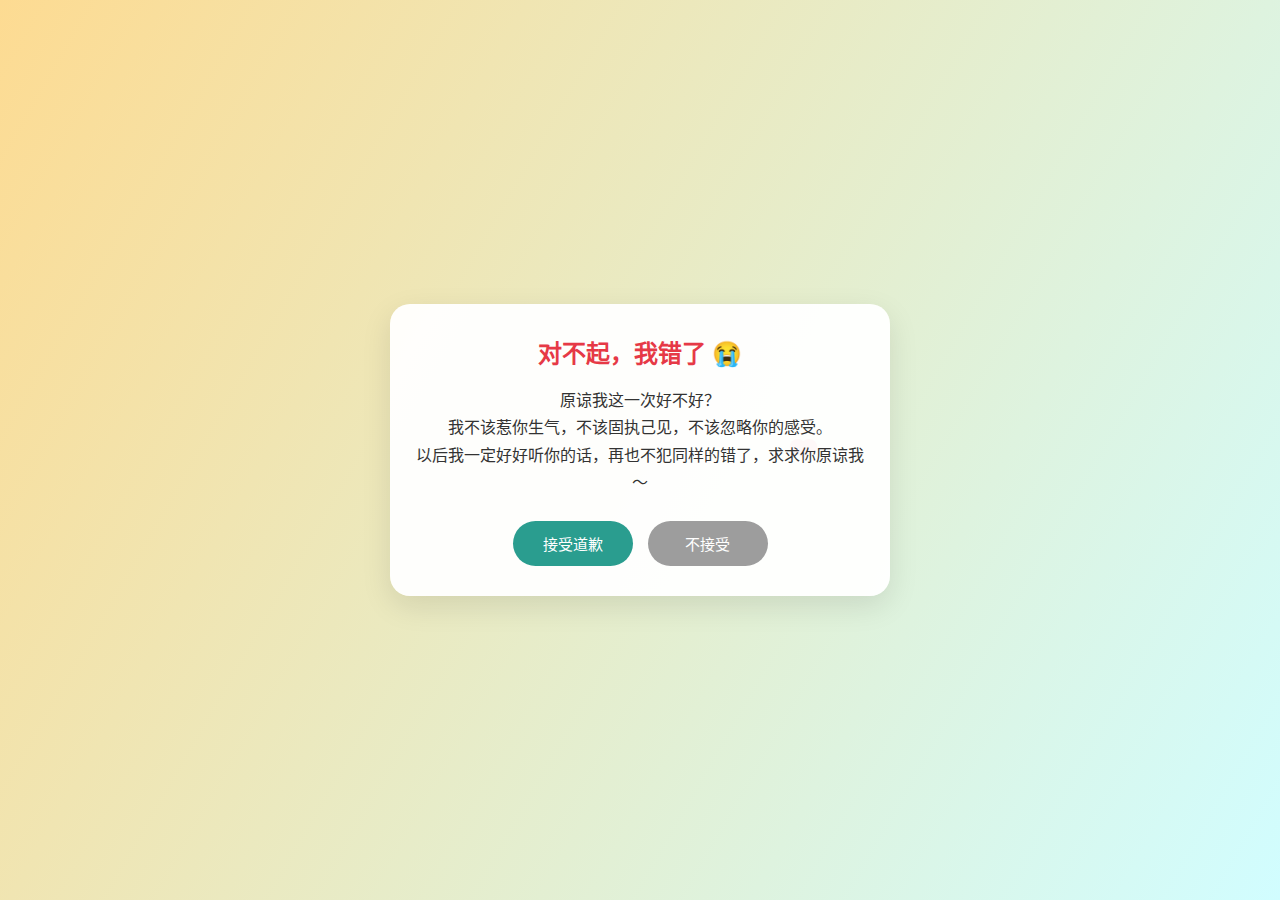
<file: blog/pages/原谅我.html>
<!DOCTYPE html>
<html lang="zh-CN">
<head>
    <meta charset="UTF-8">
    <!-- 强化手机端视口适配，禁止缩放，适配各种手机屏幕 -->
    <meta name="viewport" content="width=device-width, initial-scale=1.0, maximum-scale=1.0, user-scalable=no">
    <!-- 适配手机端状态栏（避免内容被状态栏遮挡） -->
    <meta name="apple-mobile-web-app-status-bar-style" content="default">
    <title>对不起呀</title>
    <style>
        * {
            margin: 0;
            padding: 0;
            box-sizing: border-box;
        }

        /* 页面背景，渐变+轻微动效，手机端隐藏滚动条 */
        body {
            width: 100vw;
            height: 100vh;
            display: flex;
            justify-content: center;
            align-items: center;
            background: linear-gradient(120deg, #fddb92, #d1fdff, #fbc2eb);
            background-size: 200% 200%;
            animation: bgMove 10s ease infinite;
            overflow: hidden;
            font-family: "Microsoft YaHei", sans-serif;
            /* 手机端触摸反馈优化 */
            -webkit-tap-highlight-color: transparent;
        }

        /* 背景渐变动效 */
        @keyframes bgMove {
            0% {
                background-position: 0% 50%;
            }
            50% {
                background-position: 100% 50%;
            }
            100% {
                background-position: 0% 50%;
            }
        }

        /* 道歉卡片：优化手机端尺寸和内边距 */
        .apology-card {
            width: 92%;
            max-width: 500px;
            background: rgba(255, 255, 255, 0.95);
            padding: 30px 25px; /* 手机端减少内边距，避免超出屏幕 */
            border-radius: 20px;
            box-shadow: 0 10px 30px rgba(0, 0, 0, 0.1);
            text-align: center;
            z-index: 10;
            /* 手机端卡片轻微上浮，避免贴边 */
            margin: 0 auto;
        }

        /* 标题样式：优化手机端字体大小 */
        .apology-card h1 {
            color: #e63946;
            font-size: 24px; /* 手机端适当缩小标题 */
            margin-bottom: 18px;
        }

        /* 道歉文案样式：优化手机端字体和行高 */
        .apology-card p {
            color: #333;
            font-size: 16px; /* 手机端适配阅读字体 */
            line-height: 1.7;
            margin-bottom: 25px;
        }

        /* 按钮组：默认横向，手机端窄屏纵向排列 */
        .btn-group {
            display: flex;
            justify-content: center;
            gap: 15px;
            flex-wrap: wrap; /* 防止按钮挤压 */
        }

        /* 通用按钮样式：优化手机端点击区域大小 */
        .btn {
            padding: 12px 28px; /* 保证手机端点击区域足够大 */
            border: none;
            border-radius: 30px;
            font-size: 15px;
            cursor: pointer;
            transition: all 0.3s ease;
            /* 手机端按钮最小宽度，避免文字折行 */
            min-width: 120px;
        }

        /* 接受道歉按钮（绿色） */
        .accept-btn {
            background: #2a9d8f;
            color: white;
        }

        .accept-btn:hover {
            background: #21867a;
            transform: scale(1.05);
        }

        /* 返回主页按钮（橙色，与页面主题色呼应） */
        .home-btn {
            background: #ff8a65;
            color: white;
            text-decoration: none;
            display: inline-block;
        }

        .home-btn:hover {
            background: #ff7043;
            transform: scale(1.05);
        }

        /* 不接受按钮（灰色）：优化手机端定位 */
        .refuse-btn {
            background: #9d9d9d;
            color: white;
            position: relative;
        }

        /* 爱心飘落样式：优化手机端爱心大小 */
        .heart {
            position: absolute;
            width: 16px;
            height: 16px;
            background: #e63946;
            transform: rotate(45deg);
            opacity: 0.7;
            z-index: 1;
            animation: heartFall linear infinite;
        }

        /* 爱心伪元素，组成完整爱心形状 */
        .heart::before, .heart::after {
            content: "";
            position: absolute;
            width: 16px;
            height: 16px;
            background: #e63946;
            border-radius: 50%;
        }

        .heart::before {
            top: -8px;
            left: 0;
        }

        .heart::after {
            top: 0;
            left: -8px;
        }

        /* 爱心飘落动画：优化手机端飘落节奏 */
        @keyframes heartFall {
            0% {
                top: -10%;
                transform: rotate(45deg) translateX(0);
                opacity: 0.7;
            }
            100% {
                top: 110%;
                transform: rotate(45deg) translateX(calc(50px * var(--dir, 1)));
                opacity: 0;
            }
        }

        /* 接受道歉后的提示样式：优化手机端尺寸 */
        .success-tip {
            position: fixed;
            top: 50%;
            left: 50%;
            transform: translate(-50%, -50%);
            background: rgba(42, 157, 143, 0.95);
            color: white;
            padding: 40px 60px; /* 手机端缩小内边距 */
            border-radius: 20px;
            font-size: 20px; /* 手机端缩小提示字体 */
            display: none;
            z-index: 100;
            text-align: center;
        }

        /* 媒体查询：适配小屏手机（宽度小于375px），按钮纵向排列 */
        @media (max-width: 375px) {
            .btn-group {
                flex-direction: column; /* 纵向排列按钮 */
                align-items: center;
                gap: 12px;
            }

            .apology-card p {
                font-size: 15px;
            }

            .success-tip {
                padding: 30px 40px;
                font-size: 18px;
            }
        }
    </style>
</head>
<body>
    <!-- 道歉卡片 -->
    <div class="apology-card">
        <h1>对不起，我错了 😭</h1>
        <p>
            原谅我这一次好不好？<br>
            我不该惹你生气，不该固执己见，不该忽略你的感受。<br>
            以后我一定好好听你的话，再也不犯同样的错了，求求你原谅我～
        </p>
        <div class="btn-group">
            <button class="btn accept-btn">接受道歉</button>
            <button class="btn refuse-btn">不接受</button>
        </div>
    </div>

    <!-- 接受成功提示 -->
    <div class="success-tip" id="successTip">
        太好了！爱你哟 ❤️
    </div>

    <script>
        // 1. 获取元素
        const refuseBtn = document.querySelector('.refuse-btn');
        const acceptBtn = document.querySelector('.accept-btn');
        const successTip = document.getElementById('successTip');
        const card = document.querySelector('.apology-card');

        // 2. 适配手机+电脑："不接受"按钮躲避效果（补充手机触摸事件）
        function avoidBtn() {
            // 卡片的宽高和位置
            const cardRect = card.getBoundingClientRect();
            // 按钮的宽高
            const btnWidth = refuseBtn.offsetWidth;
            const btnHeight = refuseBtn.offsetHeight;

            // 随机生成新位置（在卡片内，适配手机端边界）
            const randomX = Math.floor(Math.random() * (cardRect.width - btnWidth - 20)) + 10;
            const randomY = Math.floor(Math.random() * (cardRect.height - btnHeight - 70)) + 35;

            // 设置按钮新位置
            refuseBtn.style.position = 'absolute';
            refuseBtn.style.left = randomX + 'px';
            refuseBtn.style.top = randomY + 'px';
        }

        // 电脑端：鼠标悬浮触发
        refuseBtn.addEventListener('mouseover', avoidBtn);
        // 手机端：触摸开始触发（核心适配，解决手机上无法躲避的问题）
        refuseBtn.addEventListener('touchstart', function(e) {
            // 阻止默认触摸事件，避免页面滚动
            e.preventDefault();
            avoidBtn();
        });

        // 3. "接受道歉"按钮点击/触摸效果（适配手机）
        acceptBtn.addEventListener('click', function() {
            card.style.display = 'none';
            successTip.style.display = 'block';

            // 3秒后关闭提示
            setTimeout(() => {
                successTip.style.display = 'none';
            }, 3000);
        });

        // 4. 生成随机飘落的爱心（适配手机屏幕尺寸）
        function createHearts() {
            const heart = document.createElement('div');
            heart.className = 'heart';

            // 优化手机端爱心大小、飘落节奏
            const size = Math.random() * 12 + 8; // 爱心大小：8-20px（适配手机）
            const left = Math.random() * 100; // 左侧位置：0-100vw
            const duration = Math.random() * 8 + 8; // 飘落时长：8-16秒（手机端稍快）

            // 给爱心设置样式
            heart.style.width = size + 'px';
            heart.style.height = size + 'px';
            heart.style.left = left + 'vw';
            heart.style.animationDuration = duration + 's';
            // 随机左右偏移方向，让爱心飘落更自然
            heart.style.setProperty('--dir', Math.random() > 0.5 ? 1 : -1);

            // 添加到页面
            document.body.appendChild(heart);

            // 爱心落地后移除，避免手机端卡顿
            setTimeout(() => {
                heart.remove();
            }, duration * 1000);
        }

        // 每隔350毫秒生成一个爱心（手机端稍慢，减少性能消耗）
        setInterval(createHearts, 350);
    </script>
</body>
</html>
</file>
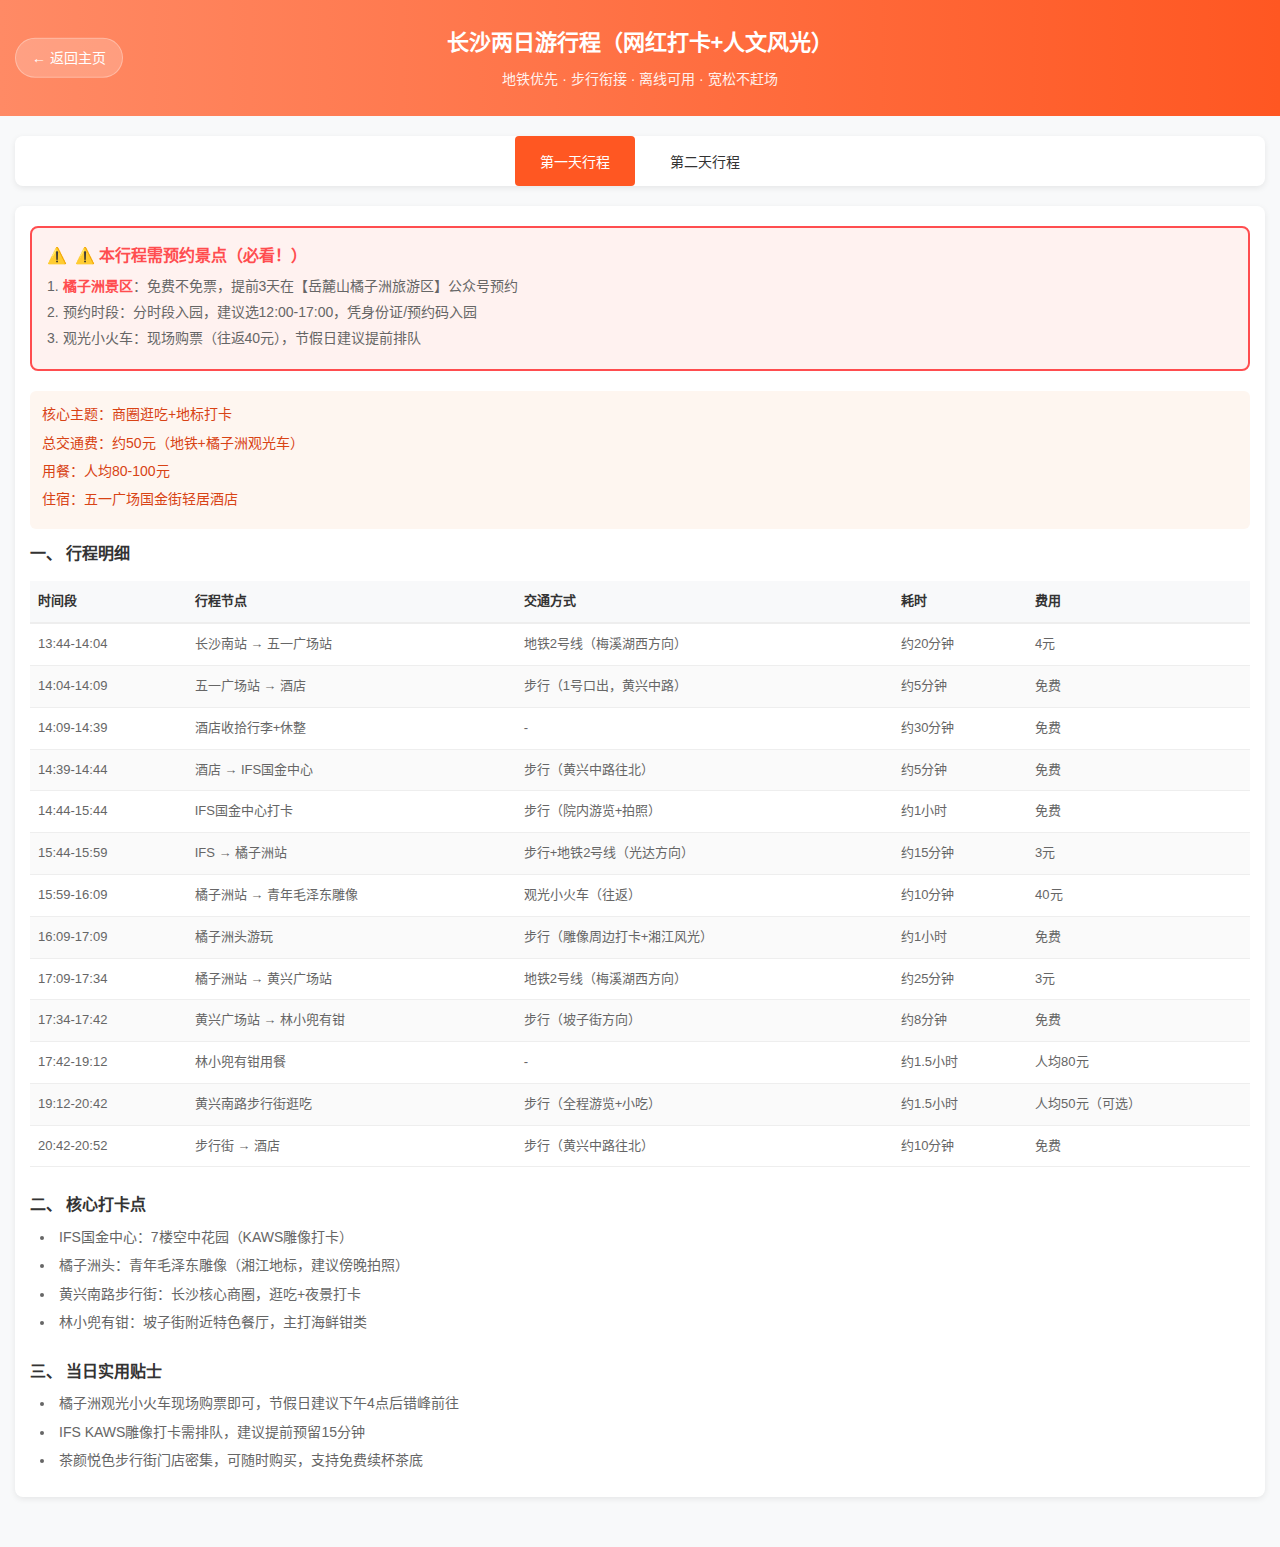
<file: blog/pages/长沙两天行程规划（最终版）.html>
<!DOCTYPE html>
<html lang="zh-CN">
<head>
    <meta charset="UTF-8">
    <meta name="viewport" content="width=device-width, initial-scale=1.0, user-scalable=no">
    <title>长沙两日游行程（单文件切换版）</title>
    <style>
        * {
            margin: 0;
            padding: 0;
            box-sizing: border-box;
            font-family: "PingFang SC", "Microsoft YaHei", sans-serif;
        }

        body {
            background-color: #f8f9fa;
            padding-bottom: 30px;
            line-height: 1.6;
        }

        /* 头部样式 */
        .header {
            background: linear-gradient(90deg, #ff8a65, #ff5722);
            color: #fff;
            padding: 25px 15px;
            text-align: center;
            margin-bottom: 20px;
            position: relative;
        }

        /* 返回主页按钮 */
        .home-btn {
            position: absolute;
            left: 15px;
            top: 50%;
            transform: translateY(-50%);
            background: rgba(255, 255, 255, 0.2);
            color: #fff;
            padding: 8px 16px;
            border-radius: 20px;
            text-decoration: none;
            font-size: 14px;
            transition: all 0.3s ease;
            border: 1px solid rgba(255, 255, 255, 0.3);
        }

        .home-btn:hover {
            background: rgba(255, 255, 255, 0.3);
            transform: translateY(-50%) scale(1.05);
        }

        .header h1 {
            font-size: 22px;
            margin-bottom: 8px;
        }

        .header p {
            font-size: 14px;
            opacity: 0.9;
        }

        /* 菜单栏样式（核心切换入口） */
        .menu-bar {
            background-color: #fff;
            border-radius: 8px;
            box-shadow: 0 2px 6px rgba(0,0,0,0.08);
            margin: 0 15px 20px;
            overflow: hidden;
        }

        .menu-list {
            display: flex;
            justify-content: center;
            gap: 10px;
            padding: 0 10px;
        }

        .menu-item {
            padding: 15px 25px;
            text-align: center;
            color: #333;
            text-decoration: none;
            font-size: 14px;
            font-weight: 500;
            border: none;
            background: transparent;
            cursor: pointer;
            border-radius: 4px;
            transition: all 0.3s ease;
        }

        .menu-item.active {
            color: #fff;
            background-color: #ff5722;
        }

        .menu-item:hover:not(.active) {
            background-color: #fef6f0;
            color: #ff5722;
        }

        /* 【醒目预约提醒卡片】核心高亮样式 */
        .reserve-alert {
            background-color: #fff2f0;
            border: 2px solid #ff4d4f;
            border-radius: 8px;
            padding: 15px;
            margin-bottom: 20px;
        }

        .reserve-alert h3 {
            color: #ff4d4f;
            font-size: 16px;
            margin-bottom: 8px;
            display: flex;
            align-items: center;
        }

        .reserve-alert h3::before {
            content: "⚠️";
            margin-right: 8px;
        }

        .reserve-alert p {
            color: #666;
            font-size: 14px;
            line-height: 1.5;
            margin-bottom: 5px;
        }

        .reserve-alert span {
            color: #ff4d4f;
            font-weight: 600;
        }

        /* 行程板块样式（核心：默认隐藏，仅激活的显示） */
        .trip-section {
            display: none; /* 所有行程板块默认隐藏 */
            background-color: #fff;
            border-radius: 8px;
            box-shadow: 0 2px 6px rgba(0,0,0,0.08);
            margin: 0 15px 20px;
            padding: 20px 15px;
        }

        .trip-section.active {
            display: block; /* 激活的板块显示 */
        }

        /* 通用子板块样式 */
        .sub-section {
            margin-bottom: 25px;
        }

        .sub-section:last-child {
            margin-bottom: 0;
        }

        .sub-section h2 {
            font-size: 18px;
            color: #ff5722;
            margin-bottom: 15px;
            padding-bottom: 8px;
            border-bottom: 1px solid #f5f5f5;
        }

        .sub-section h3 {
            font-size: 16px;
            color: #333;
            margin: 12px 0 8px;
        }

        .sub-section p, .sub-section li {
            font-size: 14px;
            color: #666;
            margin-bottom: 6px;
        }

        .sub-section ul {
            list-style-position: inside;
            margin-left: 10px;
        }

        /* 表格样式 */
        .table-wrap {
            width: 100%;
            overflow-x: auto;
            margin: 15px 0;
        }

        .trip-table {
            width: 100%;
            min-width: 600px;
            border-collapse: collapse;
            font-size: 13px;
        }

        .trip-table th {
            background-color: #f8f9fa;
            color: #333;
            font-weight: 600;
            padding: 10px 8px;
            text-align: left;
            border-bottom: 2px solid #eee;
        }

        .trip-table td {
            color: #666;
            padding: 10px 8px;
            border-bottom: 1px solid #eee;
        }

        .trip-table tr:nth-child(even) {
            background-color: #fafafa;
        }

        .highlight {
            color: #ff5722;
            font-weight: 500;
        }

        /* 行程总览卡片 */
        .overview-card {
            background-color: #fef6f0;
            border-radius: 6px;
            padding: 12px;
            margin: 10px 0;
        }

        .overview-card p {
            color: #d84315 !important;
        }
    </style>
</head>
<body>
    <!-- 头部 -->
    <div class="header">
        <a href="index.html" class="home-btn">← 返回主页</a>
        <h1>长沙两日游行程（网红打卡+人文风光）</h1>
        <p>地铁优先 · 步行衔接 · 离线可用 · 宽松不赶场</p>
    </div>

    <!-- 核心切换菜单栏 -->
    <div class="menu-bar">
        <div class="menu-list">
            <button class="menu-item active" data-target="day1-section">第一天行程</button>
            <button class="menu-item" data-target="day2-section">第二天行程</button>
        </div>
    </div>

    <!-- 第一天行程板块（默认激活显示） -->
    <div id="day1-section" class="trip-section active">
        <!-- 【醒目预约提醒】放在板块最顶部 -->
        <div class="reserve-alert">
            <h3>⚠️ 本行程需预约景点（必看！）</h3>
            <p>1. <span>橘子洲景区</span>：免费不免票，提前3天在【岳麓山橘子洲旅游区】公众号预约</p>
            <p>2. 预约时段：分时段入园，建议选12:00-17:00，凭身份证/预约码入园</p>
            <p>3. 观光小火车：现场购票（往返40元），节假日建议提前排队</p>
        </div>

        <div class="sub-section">
            <div class="overview-card">
                <p>核心主题：商圈逛吃+地标打卡</p>
                <p>总交通费：约50元（地铁+橘子洲观光车）</p>
                <p>用餐：人均80-100元</p>
                <p>住宿：五一广场国金街轻居酒店</p>
            </div>

            <h3>一、 行程明细</h3>
            <div class="table-wrap">
                <table class="trip-table">
                    <thead>
                        <tr>
                            <th>时间段</th>
                            <th>行程节点</th>
                            <th>交通方式</th>
                            <th>耗时</th>
                            <th>费用</th>
                        </tr>
                    </thead>
                    <tbody>
                        <tr>
                            <td>13:44-14:04</td>
                            <td>长沙南站 → 五一广场站</td>
                            <td>地铁2号线（梅溪湖西方向）</td>
                            <td class="highlight">约20分钟</td>
                            <td class="highlight">4元</td>
                        </tr>
                        <tr>
                            <td>14:04-14:09</td>
                            <td>五一广场站 → 酒店</td>
                            <td>步行（1号口出，黄兴中路）</td>
                            <td class="highlight">约5分钟</td>
                            <td class="highlight">免费</td>
                        </tr>
                        <tr>
                            <td>14:09-14:39</td>
                            <td>酒店收拾行李+休整</td>
                            <td>-</td>
                            <td class="highlight">约30分钟</td>
                            <td class="highlight">免费</td>
                        </tr>
                        <tr>
                            <td>14:39-14:44</td>
                            <td>酒店 → IFS国金中心</td>
                            <td>步行（黄兴中路往北）</td>
                            <td class="highlight">约5分钟</td>
                            <td class="highlight">免费</td>
                        </tr>
                        <tr>
                            <td>14:44-15:44</td>
                            <td>IFS国金中心打卡</td>
                            <td>步行（院内游览+拍照）</td>
                            <td class="highlight">约1小时</td>
                            <td class="highlight">免费</td>
                        </tr>
                        <tr>
                            <td>15:44-15:59</td>
                            <td>IFS → 橘子洲站</td>
                            <td>步行+地铁2号线（光达方向）</td>
                            <td class="highlight">约15分钟</td>
                            <td class="highlight">3元</td>
                        </tr>
                        <tr>
                            <td>15:59-16:09</td>
                            <td>橘子洲站 → 青年毛泽东雕像</td>
                            <td>观光小火车（往返）</td>
                            <td class="highlight">约10分钟</td>
                            <td class="highlight">40元</td>
                        </tr>
                        <tr>
                            <td>16:09-17:09</td>
                            <td>橘子洲头游玩</td>
                            <td>步行（雕像周边打卡+湘江风光）</td>
                            <td class="highlight">约1小时</td>
                            <td class="highlight">免费</td>
                        </tr>
                        <tr>
                            <td>17:09-17:34</td>
                            <td>橘子洲站 → 黄兴广场站</td>
                            <td>地铁2号线（梅溪湖西方向）</td>
                            <td class="highlight">约25分钟</td>
                            <td class="highlight">3元</td>
                        </tr>
                        <tr>
                            <td>17:34-17:42</td>
                            <td>黄兴广场站 → 林小兜有钳</td>
                            <td>步行（坡子街方向）</td>
                            <td class="highlight">约8分钟</td>
                            <td class="highlight">免费</td>
                        </tr>
                        <tr>
                            <td>17:42-19:12</td>
                            <td>林小兜有钳用餐</td>
                            <td>-</td>
                            <td class="highlight">约1.5小时</td>
                            <td class="highlight">人均80元</td>
                        </tr>
                        <tr>
                            <td>19:12-20:42</td>
                            <td>黄兴南路步行街逛吃</td>
                            <td>步行（全程游览+小吃）</td>
                            <td class="highlight">约1.5小时</td>
                            <td class="highlight">人均50元（可选）</td>
                        </tr>
                        <tr>
                            <td>20:42-20:52</td>
                            <td>步行街 → 酒店</td>
                            <td>步行（黄兴中路往北）</td>
                            <td class="highlight">约10分钟</td>
                            <td class="highlight">免费</td>
                        </tr>
                    </tbody>
                </table>
            </div>
        </div>

        <div class="sub-section">
            <h3>二、 核心打卡点</h3>
            <ul>
                <li>IFS国金中心：7楼空中花园（KAWS雕像打卡）</li>
                <li>橘子洲头：青年毛泽东雕像（湘江地标，建议傍晚拍照）</li>
                <li>黄兴南路步行街：长沙核心商圈，逛吃+夜景打卡</li>
                <li>林小兜有钳：坡子街附近特色餐厅，主打海鲜钳类</li>
            </ul>
        </div>

        <div class="sub-section">
            <h3>三、 当日实用贴士</h3>
            <ul>
                <li>橘子洲观光小火车现场购票即可，节假日建议下午4点后错峰前往</li>
                <li>IFS KAWS雕像打卡需排队，建议提前预留15分钟</li>
                <li>茶颜悦色步行街门店密集，可随时购买，支持免费续杯茶底</li>
            </ul>
        </div>
    </div>

    <!-- 第二天行程板块（默认隐藏） -->
    <div id="day2-section" class="trip-section">
        <!-- 【醒目预约提醒】放在板块最顶部 -->
        <div class="reserve-alert">
            <h3>⚠️ 本行程需预约景点（必看！）</h3>
            <p>1. <span>岳麓山景区</span>：免费不免票，提前3天在【岳麓山橘子洲旅游区】公众号预约</p>
            <p>2. <span>岳麓书院</span>：收费景点（40元/人），需单独在【岳麓书院】公众号预约购票</p>
            <p>3. 关键提醒：岳麓书院学生半价，老人免费，9点前到避开人流高峰</p>
        </div>

        <div class="sub-section">
            <div class="overview-card">
                <p>核心主题：岳麓山文化风光+老长沙网红/特色打卡</p>
                <p>总交通费：约25元（地铁+岳麓山观光车）</p>
                <p>用餐：人均80-100元（湖南大学小吃+火宫殿特色小吃）</p>
                <p>游玩时长：约9小时（上午9点出发，自由活动结束后返程）</p>
            </div>

            <h3>一、 行程明细</h3>
            <div class="table-wrap">
                <table class="trip-table">
                    <thead>
                        <tr>
                            <th>时间段</th>
                            <th>行程节点</th>
                            <th>交通方式</th>
                            <th>耗时</th>
                            <th>费用</th>
                        </tr>
                    </thead>
                    <tbody>
                        <tr>
                            <td>08:30-09:00</td>
                            <td>酒店 → 早餐店（太平街附近）</td>
                            <td>步行（黄兴中路往南，约6分钟）</td>
                            <td class="highlight">约30分钟（含用餐）</td>
                            <td class="highlight">人均10元</td>
                        </tr>
                        <tr>
                            <td>09:00-09:25</td>
                            <td>太平街 → 溁湾镇站（岳麓山入口）</td>
                            <td>地铁2号线（梅溪湖西方向）</td>
                            <td class="highlight">约25分钟</td>
                            <td class="highlight">3元</td>
                        </tr>
                        <tr>
                            <td>09:25-09:40</td>
                            <td>溁湾镇站 → 岳麓山东门（观光车起点）</td>
                            <td>步行（3号口出，往南约15分钟）</td>
                            <td class="highlight">约15分钟</td>
                            <td class="highlight">免费</td>
                        </tr>
                        <tr>
                            <td>09:40-10:00</td>
                            <td>岳麓山东门 → 岳麓书院/爱晚亭</td>
                            <td>岳麓山观光车（东线，单程）</td>
                            <td class="highlight">约20分钟</td>
                            <td class="highlight">20元</td>
                        </tr>
                        <tr>
                            <td>10:00-11:30</td>
                            <td>岳麓书院游玩（人文打卡）</td>
                            <td>步行（院内游览）</td>
                            <td class="highlight">约1.5小时</td>
                            <td class="highlight">40元（学生半价）</td>
                        </tr>
                        <tr>
                            <td>11:30-12:00</td>
                            <td>岳麓书院 → 爱晚亭</td>
                            <td>步行（书院后门林间小道）</td>
                            <td class="highlight">约30分钟</td>
                            <td class="highlight">免费</td>
                        </tr>
                        <tr>
                            <td>12:00-12:30</td>
                            <td>爱晚亭 → 湖南大学小吃街</td>
                            <td>步行（下山往南，约30分钟）</td>
                            <td class="highlight">约30分钟</td>
                            <td class="highlight">免费</td>
                        </tr>
                        <tr>
                            <td>12:30-14:00</td>
                            <td>湖南大学小吃街用餐+打卡</td>
                            <td>步行（逛吃+东方红广场打卡）</td>
                            <td class="highlight">约1.5小时</td>
                            <td class="highlight">人均60-80元</td>
                        </tr>
                        <tr>
                            <td>14:00-15:30</td>
                            <td>湖南大学 → 岳麓山南大门（风光打卡）</td>
                            <td>步行（登高路往南，老建筑打卡）</td>
                            <td class="highlight">约1.5小时</td>
                            <td class="highlight">免费</td>
                        </tr>
                        <tr>
                            <td>15:30-16:10</td>
                            <td>岳麓山南大门 → 潮宗街（复古电视网红墙）</td>
                            <td>打车（直达湘院子门口）</td>
                            <td class="highlight">约40分钟</td>
                            <td class="highlight">20元（人均5-10元）</td>
                        </tr>
                        <tr>
                            <td>16:10-16:30</td>
                            <td>潮宗街复古电视网红墙打卡</td>
                            <td>步行（湘院子门口拍照+逛潮宗街）</td>
                            <td class="highlight">约20分钟</td>
                            <td class="highlight">免费</td>
                        </tr>
                        <tr>
                            <td>16:30-16:50</td>
                            <td>潮宗街 → 太平街</td>
                            <td>步行（穿五一广场，约20分钟）</td>
                            <td class="highlight">约20分钟</td>
                            <td class="highlight">免费</td>
                        </tr>
                        <tr>
                            <td>16:50-17:20</td>
                            <td>太平街 → 坡子街「火宫殿」打卡+小吃</td>
                            <td>步行（太平街南端往西南，约5分钟）</td>
                            <td class="highlight">约30分钟（含打卡+尝小吃）</td>
                            <td class="highlight">人均20-30元</td>
                        </tr>
                        <tr>
                            <td>17:20-17:30</td>
                            <td>火宫殿 → 坡子街派出所打卡</td>
                            <td>步行（火后街方向，约5分钟）</td>
                            <td class="highlight">约10分钟（打卡拍照）</td>
                            <td class="highlight">免费</td>
                        </tr>
                        <tr>
                            <td>17:30-结束</td>
                            <td>坡子街/太平街逛吃+伴手礼采购+自由活动</td>
                            <td>步行（全程游览，灵活延长）</td>
                            <td class="highlight">时间灵活可控</td>
                            <td class="highlight">人均100元（可选）</td>
                        </tr>
                        <tr>
                            <td>自由活动后-返程</td>
                            <td>坡子街/太平街 → 酒店</td>
                            <td>步行（往北约10-15分钟）</td>
                            <td class="highlight">约15分钟</td>
                            <td class="highlight">免费</td>
                        </tr>
                    </tbody>
                </table>
            </div>
        </div>

        <div class="sub-section">
            <h3>二、 重点打卡点细节</h3>
            <ul>
                <li>潮宗街复古电视网红墙：开福区潮宗街湘院子门口，下午4点光线柔和出片，可顺带逛周边复古咖啡馆。</li>
                <li>坡子街火宫殿：天心区坡子街，单点糖油粑粑、臭豆腐即可，门口牌坊为经典打卡点，无需吃正餐。</li>
                <li>坡子街派出所：天心区火后街14号，距火宫殿步行5分钟，文明打卡不影响办公，快速拍照留念即可。</li>
                <li>岳麓书院：提前1天预约，中国古代四大书院之一，院内古建和碑刻极具人文价值。</li>
            </ul>
        </div>

        <div class="sub-section">
            <h3>三、 自由活动推荐方向</h3>
            <ul>
                <li>逛吃延长：从坡子街步行至超级文和友（海信广场店）拍复古大片，车程约10分钟。</li>
                <li>伴手礼采购：太平街买茶颜悦色周边、坡子街买真空酱板鸭，性价比高且品类全。</li>
                <li>休闲返程：直接从坡子街步行回酒店，缓解爬山+步行疲劳。</li>
                <li>小众打卡：从太平街步行至贾谊故居，感受老长沙历史底蕴，步行约5分钟，免费参观。</li>
            </ul>
        </div>

        <div class="sub-section">
            <h3>四、 当日实用贴士</h3>
            <ul>
                <li>岳麓书院需提前1天在「岳麓山橘子洲旅游区」公众号预约，节假日限流建议9点前到。</li>
                <li>岳麓山南大门至潮宗街建议用网约车，高峰期预留5分钟缓冲时间。</li>
                <li>网红墙和派出所打卡时，文明拍照，不影响商家和办公秩序。</li>
                <li>爬山建议穿舒适运动鞋，提前准备便携水杯和少量零食。</li>
            </ul>
        </div>
    </div>

    <!-- 切换逻辑JavaScript -->
    <script>
        // 获取所有菜单按钮和行程板块
        const menuItems = document.querySelectorAll('.menu-item');
        const tripSections = document.querySelectorAll('.trip-section');

        // 给每个菜单按钮绑定点击事件
        menuItems.forEach(item => {
            item.addEventListener('click', function() {
                // 1. 获取当前菜单对应的目标板块ID
                const targetId = this.getAttribute('data-target');

                // 2. 移除所有菜单的active类（取消高亮）
                menuItems.forEach(menu => menu.classList.remove('active'));
                // 给当前点击的菜单添加active类（高亮）
                this.classList.add('active');

                // 3. 移除所有行程板块的active类（隐藏所有）
                tripSections.forEach(section => section.classList.remove('active'));
                // 给目标板块添加active类（显示对应行程）
                document.getElementById(targetId).classList.add('active');
            });
        });
    </script>
</body>
</html>
</file>
<file: blog/assets/css/styles.css>
/* 全局重置与基础样式 */
* {
    margin: 0;
    padding: 0;
    box-sizing: border-box;
    font-family: "Helvetica Neue", Helvetica, Arial, "PingFang SC", "Hiragino Sans GB", "Microsoft YaHei", sans-serif;
}

/* CSS变量 - 支持日夜主题切换 */
:root {
    /* 深色主题（默认） */
    --bg-primary: #0a0e27;
    --bg-secondary: #1a1f3a;
    --text-primary: #ffffff;
    --text-secondary: #cccccc;
    --accent-cyan: #00ffff;
    --accent-purple: #8a2be2;
    --border-color: rgba(0, 255, 255, 0.2);
    --card-bg: rgba(0, 255, 255, 0.05);
    --card-hover-bg: rgba(0, 255, 255, 0.1);
    --motto-overlay: rgba(10, 14, 39, 0.5); /* 降低透明度 */
    --footer-bg: rgba(10, 14, 39, 0.8);
    --text-shadow: 0 0 10px rgba(0, 255, 255, 0.3);
}

/* 浅色主题 */
[data-theme="light"] {
    --bg-primary: #f5f7fa;
    --bg-secondary: #e8ecf1;
    --text-primary: #2c3e50;
    --text-secondary: #5a6c7d;
    --accent-cyan: #0088cc;
    --accent-purple: #6b4c9a;
    --border-color: rgba(0, 136, 204, 0.2);
    --card-bg: rgba(0, 136, 204, 0.05);
    --card-hover-bg: rgba(0, 136, 204, 0.1);
    --motto-overlay: rgba(255, 255, 255, 0.5); /* 降低透明度 */
    --footer-bg: rgba(255, 255, 255, 0.8);
    --text-shadow: 0 0 10px rgba(0, 136, 204, 0.3);
    /* 浅色主题手绘风格变量 */
    --hand-drawn-border: var(--hand-drawn-border-light);
    --hand-drawn-shadow: var(--hand-drawn-shadow-light);
}

/* 手绘风基础样式 */
/* 手绘风格变量 */
:root {
    /* 深色主题 - 使用系统字体替代Google Fonts */
    --hand-drawn-border: 2px solid #333;
    --hand-drawn-shadow: 3px 3px 0 rgba(0,0,0,0.2);
    --hand-drawn-font: "Comic Sans MS", "Chalkboard SE", "Marker Felt", cursive;
    --hand-drawn-font-alt: "Bradley Hand", "Brush Script MT", cursive;
    /* 浅色主题 */
    --hand-drawn-border-light: 2px solid #555;
    --hand-drawn-shadow-light: 3px 3px 0 rgba(0,0,0,0.1);
}

/* 手绘风格边框 */
.hand-drawn-border {
    border: var(--hand-drawn-border);
    box-shadow: var(--hand-drawn-shadow);
    transform: rotate(-0.5deg);
    transition: all 0.3s ease;
}

.hand-drawn-border:hover {
    transform: rotate(0.5deg) scale(1.02);
    box-shadow: 4px 4px 0 rgba(0,0,0,0.3);
}

/* 手绘风格按钮 */
.hand-drawn-btn {
    font-family: var(--hand-drawn-font);
    border: 2px solid currentColor;
    border-radius: 5px;
    padding: 8px 16px;
    background: transparent;
    color: var(--text-primary);
    cursor: pointer;
    transform: rotate(-0.5deg);
    transition: all 0.3s ease;
    box-shadow: 2px 2px 0 rgba(0,0,0,0.2);
}

.hand-drawn-btn:hover {
    transform: rotate(0.5deg) translateY(-2px);
    box-shadow: 3px 3px 0 rgba(0,0,0,0.3);
}

/* 手绘风格标题 */
.hand-drawn-title {
    font-family: var(--hand-drawn-font-alt);
    position: relative;
    display: inline-block;
}

.hand-drawn-title::after {
    content: '';
    position: absolute;
    bottom: -5px;
    left: 0;
    width: 100%;
    height: 3px;
    background: var(--accent-cyan);
    transform: skew(-15deg);
}

/* 手绘风格分割线 */
.hand-drawn-divider {
    height: 4px;
    background: repeating-linear-gradient(
        90deg,
        var(--accent-cyan),
        var(--accent-cyan) 10px,
        transparent 10px,
        transparent 15px
    );
    margin: 30px 0;
    transform: rotate(-0.2deg);
}

/* 日式极简（Zen Style）基础样式 */
/* 日式极简风格变量 */
:root {
    /* 日式极简色调 */
    --zen-white: #f7f7f7;
    --zen-beige: #e8e3dd;
    --zen-gray: #a6a6a6;
    --zen-dark-gray: #4d4d4d;
    --zen-brown: #8c7851;
    --zen-light-brown: #c8b6a6;
    --zen-green: #708069;
    --zen-light-green: #a3b18a;
    /* 日式极简间距 */
    --zen-spacing-xs: 8px;
    --zen-spacing-sm: 16px;
    --zen-spacing-md: 24px;
    --zen-spacing-lg: 36px;
    --zen-spacing-xl: 48px;
    --zen-spacing-xxl: 72px;
}

/* 日式极简容器 */
.zen-container {
    max-width: 1200px;
    margin: 0 auto;
    padding: var(--zen-spacing-lg);
}

/* 日式极简卡片 */
.zen-card {
    background: var(--zen-white);
    border: 1px solid var(--zen-light-brown);
    border-radius: 4px;
    padding: var(--zen-spacing-md);
    margin-bottom: var(--zen-spacing-md);
    transition: all 0.3s ease;
}

[data-theme="dark"] .zen-card {
    background: var(--bg-secondary);
    border-color: var(--zen-dark-gray);
}

.zen-card:hover {
    transform: translateY(-2px);
    box-shadow: 0 4px 12px rgba(0,0,0,0.08);
}

/* 日式极简标题 */
.zen-title {
    font-weight: 300;
    letter-spacing: 2px;
    color: var(--zen-dark-gray);
    margin-bottom: var(--zen-spacing-md);
    position: relative;
}

[data-theme="dark"] .zen-title {
    color: var(--zen-white);
}

.zen-title::after {
    content: '';
    position: absolute;
    bottom: -8px;
    left: 0;
    width: 60px;
    height: 1px;
    background: var(--zen-brown);
}

[data-theme="dark"] .zen-title::after {
    background: var(--zen-light-brown);
}

/* 日式极简按钮 */
.zen-btn {
    background: transparent;
    border: 1px solid var(--zen-brown);
    color: var(--zen-brown);
    padding: var(--zen-spacing-xs) var(--zen-spacing-sm);
    border-radius: 0;
    cursor: pointer;
    transition: all 0.3s ease;
    font-size: 0.9rem;
    letter-spacing: 1px;
}

[data-theme="dark"] .zen-btn {
    border-color: var(--zen-light-brown);
    color: var(--zen-light-brown);
}

.zen-btn:hover {
    background: var(--zen-brown);
    color: var(--zen-white);
}

[data-theme="dark"] .zen-btn:hover {
    background: var(--zen-light-brown);
    color: var(--zen-dark-gray);
}

/* 日式极简留白 */
.zen-spacing {
    margin: var(--zen-spacing-xl) 0;
}

/* 日式极简分割线 */
.zen-divider {
    height: 1px;
    background: var(--zen-gray);
    margin: var(--zen-spacing-lg) 0;
    opacity: 0.5;
}

/* 日式极简网格布局 */
.zen-grid {
    display: grid;
    grid-template-columns: repeat(auto-fit, minmax(300px, 1fr));
    gap: var(--zen-spacing-md);
}

body {
    background-color: var(--bg-primary);
    color: var(--text-primary);
    line-height: 1.6;
    padding: 0;
    display: flex;
    flex-direction: column;
    min-height: 100vh;
    overflow-x: hidden;
    transition: background-color 0.3s ease, color 0.3s ease;
}

/* 导航栏样式 */
.navbar {
    position: fixed;
    top: 0;
    left: 0;
    width: 100%;
    background: var(--bg-primary);
    border-bottom: 1px solid var(--border-color);
    padding: 20px 40px;
    display: flex;
    justify-content: space-between;
    align-items: center;
    z-index: 1000;
    backdrop-filter: blur(10px);
}

.navbar .nav-brand {
    font-size: 1.5rem;
    font-weight: bold;
    color: var(--text-primary);
    font-family: var(--hand-drawn-font);
}

.navbar .nav-links {
    display: flex;
    gap: 30px;
    align-items: center;
    margin-right: 20px;
}

.navbar .nav-links a {
    color: var(--text-primary);
    text-decoration: none;
    font-size: 1rem;
    transition: color 0.3s ease;
}

.navbar .nav-links a:hover {
    color: var(--accent-cyan);
}

/* 科技风背景板 - 固定定位，不随页面滚动变化 */
.tech-background {
    position: fixed;
    top: 0;
    left: 0;
    width: 100%;
    height: 100%;
    background: radial-gradient(circle at 20% 30%, rgba(0, 255, 255, 0.1) 0%, transparent 50%),
                radial-gradient(circle at 80% 70%, rgba(138, 43, 226, 0.1) 0%, transparent 50%);
    z-index: -1;
    opacity: 0.6;
}

/* 容器样式 */
.container {
    position: relative;
    z-index: 1;
    max-width: 1200px;
    margin: 0 auto;
    padding: 120px 40px 60px;
}

/* 座右铭模块 */
.motto {
    text-align: center;
    padding: 100px 0;
    position: relative;
    margin-bottom: var(--zen-spacing-xxl);
}

/* 深色主题渐变 */
.motto {
    background: linear-gradient(135deg, #1a1a2e 0%, #16213e 50%, #0f3460 100%);
    color: white;
    position: relative;
    overflow: hidden;
    border-radius: 10px;
    padding: 120px 40px;
    margin: 60px auto;
    max-width: 1000px;
}

/* 浅色主题渐变 */
[data-theme="light"] .motto {
    background: linear-gradient(135deg, #e8eaf6 0%, #c5cae9 50%, #b39ddb 100%);
    color: var(--text-primary);
}

/* 叠加层效果 */
.motto::before {
    content: '';
    position: absolute;
    top: 0;
    left: 0;
    width: 100%;
    height: 100%;
    background: var(--motto-overlay);
    z-index: 1;
    /* 降低透明度 */
    opacity: 0.5;
}

.motto h1 {
    font-size: 3.5rem;
    margin-bottom: 30px;
    color: var(--text-primary);
    text-shadow: var(--text-shadow);
    position: relative;
    z-index: 2;
    font-family: var(--hand-drawn-font-alt);
    transform: rotate(-1deg);
}

.motto p {
    font-size: 1.5rem;
    margin-bottom: 20px;
    color: var(--text-secondary);
    position: relative;
    z-index: 2;
    font-family: var(--hand-drawn-font-alt);
    letter-spacing: 1px;
}

.motto .highlight {
    color: var(--accent-cyan);
    font-weight: bold;
}

/* 模块标题样式 */
.projects h2, .contact h2, .blog h2, .about h2, .services h2, .testimonials h2, .gallery h2 {
    font-size: 2rem;
    margin-bottom: 40px;
    color: var(--text-primary);
    text-align: center;
    position: relative;
    font-family: var(--hand-drawn-font);
    transform: rotate(-0.5deg);
}

.projects h2::after, .contact h2::after, .blog h2::after, .about h2::after, .services h2::after, .testimonials h2::after, .gallery h2::after {
    content: '';
    position: absolute;
    bottom: -10px;
    left: 50%;
    transform: translateX(-50%);
    width: 100px;
    height: 3px;
    background: var(--accent-cyan);
    border-radius: 2px;
}

/* 项目链接模块 */
.projects {
    margin-bottom: var(--zen-spacing-xxl);
}

.project-list {
    display: grid;
    grid-template-columns: repeat(auto-fill, minmax(300px, 1fr));
    gap: 30px;
}

.project-item {
    background: var(--card-bg);
    border: 1px solid var(--border-color);
    border-radius: 10px;
    padding: 30px;
    transition: all 0.3s ease;
    position: relative;
    overflow: hidden;
    /* 结合两种风格 */
    border: var(--hand-drawn-border);
    box-shadow: var(--hand-drawn-shadow);
    transform: rotate(-0.2deg);
}

.project-item:hover {
    transform: rotate(0.2deg) scale(1.02);
    box-shadow: 4px 4px 0 rgba(0,0,0,0.3);
    background: var(--card-hover-bg);
}

.project-item a {
    font-size: 1.3rem;
    font-weight: bold;
    color: var(--text-primary);
    text-decoration: none;
    margin-bottom: 15px;
    display: block;
    font-family: var(--hand-drawn-font);
}

.project-item p {
    color: var(--text-secondary);
    line-height: 1.6;
    font-family: var(--zen-font, sans-serif);
    letter-spacing: 0.5px;
}

/* 敬请期待项目样式 */
.project-item.coming-soon {
    opacity: 0.8;
    pointer-events: none;
}

.project-item.coming-soon:hover {
    transform: none;
    box-shadow: var(--hand-drawn-shadow);
}

.project-item.coming-soon a {
    color: var(--text-secondary);
}

.coming-soon-tag {
    position: absolute;
    top: 15px;
    right: 15px;
    background: transparent;
    color: var(--text-secondary);
    padding: 5px 10px;
    font-size: 0.8rem;
    transform: none;
    font-family: var(--hand-drawn-font);
}

/* 博客模块 */
.blog {
    margin-bottom: var(--zen-spacing-xxl);
}

.blog-list {
    display: grid;
    grid-template-columns: repeat(auto-fill, minmax(300px, 1fr));
    gap: 30px;
}

.blog-item {
    background: var(--card-bg);
    border: 1px solid var(--border-color);
    border-radius: 10px;
    padding: 30px;
    transition: all 0.3s ease;
    /* 结合两种风格 */
    border: var(--hand-drawn-border);
    box-shadow: var(--hand-drawn-shadow);
    transform: rotate(0.2deg);
}

.blog-item:hover {
    transform: rotate(-0.2deg) scale(1.02);
    box-shadow: 4px 4px 0 rgba(0,0,0,0.3);
    background: var(--card-hover-bg);
}

.blog-item a {
    font-size: 1.3rem;
    font-weight: bold;
    color: var(--text-primary);
    text-decoration: none;
    margin-bottom: 15px;
    display: block;
    font-family: var(--hand-drawn-font);
}

.blog-item .date {
    font-size: 0.9rem;
    color: var(--text-secondary);
    margin-bottom: 15px;
    font-family: var(--zen-font, sans-serif);
}

.blog-item p {
    color: var(--text-secondary);
    line-height: 1.6;
    font-family: var(--zen-font, sans-serif);
    letter-spacing: 0.5px;
}

/* 博客项目的coming-soon样式 */
.blog-item.coming-soon {
    opacity: 0.8;
    pointer-events: none;
    background: var(--card-bg);
    border-color: var(--border-color);
}

.blog-item.coming-soon:hover {
    transform: none;
    box-shadow: var(--hand-drawn-shadow);
}

.blog-item.coming-soon a {
    color: var(--text-secondary);
}

.blog-item.coming-soon .coming-soon-tag {
    position: absolute;
    top: 15px;
    right: 15px;
    background: transparent;
    color: var(--text-secondary);
    padding: 5px 10px;
    font-size: 0.8rem;
    transform: none;
    font-family: var(--hand-drawn-font);
}

/* 头像样式 - 右上角 */
.avatar {
    width: 50px;
    height: 50px;
    border-radius: 50%;
    /* 手绘风格头像边框 */
    border: 3px solid var(--text-primary);
    box-shadow: 3px 3px 0 rgba(0,0,0,0.2);
    object-fit: cover;
    transition: all 0.3s ease;
    margin-left: 20px;
}

.avatar:hover {
    transform: rotate(5deg) scale(1.05);
    box-shadow: 4px 4px 0 rgba(0,0,0,0.3);
}

/* 主题切换按钮 */
.theme-toggle {
    background: transparent;
    border: 1px solid var(--border-color);
    color: var(--text-primary);
    padding: 8px 16px;
    border-radius: 20px;
    cursor: pointer;
    display: flex;
    align-items: center;
    gap: 8px;
    transition: all 0.3s ease;
    font-family: var(--hand-drawn-font);
    transform: rotate(0.5deg);
}

.theme-toggle:hover {
    background: var(--card-hover-bg);
    transform: rotate(-0.5deg) scale(1.05);
}

/* 联系方式模块 */
.contact {
    margin-bottom: 80px;
}

.contact-list {
    display: flex;
    flex-wrap: wrap;
    justify-content: center;
    gap: 30px;
}

.contact-item {
    display: flex;
    align-items: center;
    gap: 10px;
    padding: 20px 30px;
    background: var(--card-bg);
    border: 1px solid var(--border-color);
    border-radius: 10px;
    transition: all 0.3s ease;
    text-decoration: none;
    color: var(--text-primary);
    backdrop-filter: blur(10px);
}

.contact-item:hover {
    background: var(--card-hover-bg);
    border-color: var(--accent-cyan);
    transform: translateY(-5px);
    box-shadow: 0 0 20px rgba(0, 255, 255, 0.2);
}

.contact-item i {
    font-size: 1.5rem;
    color: var(--accent-cyan);
}

.contact-item span {
    font-size: 1rem;
    color: var(--text-primary);
}

/* 页脚 */
.footer {
    padding: 40px 20px;
    background: var(--footer-bg);
    border-top: 1px solid var(--border-color);
    backdrop-filter: blur(10px);
    text-align: center;
}

.footer p {
    color: var(--text-secondary);
    font-size: 0.95rem;
    margin-bottom: 10px;
}

.footer .social-links {
    display: flex;
    justify-content: center;
    gap: 20px;
    margin-top: 20px;
}

.footer .social-links a {
    color: var(--text-primary);
    font-size: 1.5rem;
    transition: color 0.3s ease;
}

.footer .social-links a:hover {
    color: var(--accent-cyan);
}

/* 汉堡菜单按钮 */
.hamburger {
    display: none;
    flex-direction: column;
    justify-content: space-around;
    width: 30px;
    height: 25px;
    background: transparent;
    border: none;
    cursor: pointer;
    padding: 0;
    z-index: 1001;
}

.hamburger span {
    width: 100%;
    height: 3px;
    background: var(--text-primary);
    border-radius: 3px;
    transition: all 0.3s ease;
}

/* 响应式适配：手机端优化 */
@media (max-width: 768px) {
    .navbar {
        padding: 12px 20px;
    }

    .hamburger {
        display: flex;
    }

    .navbar .nav-links {
        position: fixed;
        top: 0;
        right: -100%;
        width: 70%;
        max-width: 300px;
        height: 100vh;
        background: var(--bg-primary);
        flex-direction: column;
        justify-content: center;
        align-items: center;
        gap: 30px;
        padding: 60px 20px;
        transition: right 0.3s ease;
        box-shadow: -5px 0 15px rgba(0, 0, 0, 0.3);
        margin-right: 0;
    }

    .navbar .nav-links.active {
        right: 0;
    }

    .navbar .nav-links a {
        font-size: 1.2rem;
    }

    .avatar {
        width: 80px;
        height: 80px;
        margin-left: 0;
        margin-top: 20px;
    }

    .theme-toggle {
        margin-top: 20px;
    }

    .container {
        padding: 100px 15px 60px;
    }

    .motto {
        padding: 80px 15px;
    }

    .motto h1 {
        font-size: 2.5rem;
    }

    .motto p {
        font-size: 1.2rem;
    }

    .project-item, .blog-item, .service-item, .testimonial-item {
        width: 100%;
    }

    .contact-list {
        gap: 20px;
        flex-direction: column;
        align-items: center;
    }

    .projects h2, .contact h2, .blog h2, .about h2, .services h2, .testimonials h2, .gallery h2 {
        font-size: 1.8rem;
    }

    .about {
        padding: 30px 20px;
    }

    .footer-content {
        flex-direction: column;
        text-align: center;
    }

    .footer .social-links {
        margin-top: 20px;
    }
}

/* 滚动动画效果 - 优化性能 */
.fade-in {
    opacity: 0;
    transform: translateY(20px);
    transition: opacity 0.5s ease-out, transform 0.5s ease-out;
    will-change: opacity, transform;
}

/* 延迟动画效果 - 简化延迟时间 */
.delay-1 {
    transition-delay: 0.1s;
}

.delay-2 {
    transition-delay: 0.2s;
}

.delay-3 {
    transition-delay: 0.3s;
}

.delay-4 {
    transition-delay: 0.4s;
}

.delay-5 {
    transition-delay: 0.5s;
}
</file>
